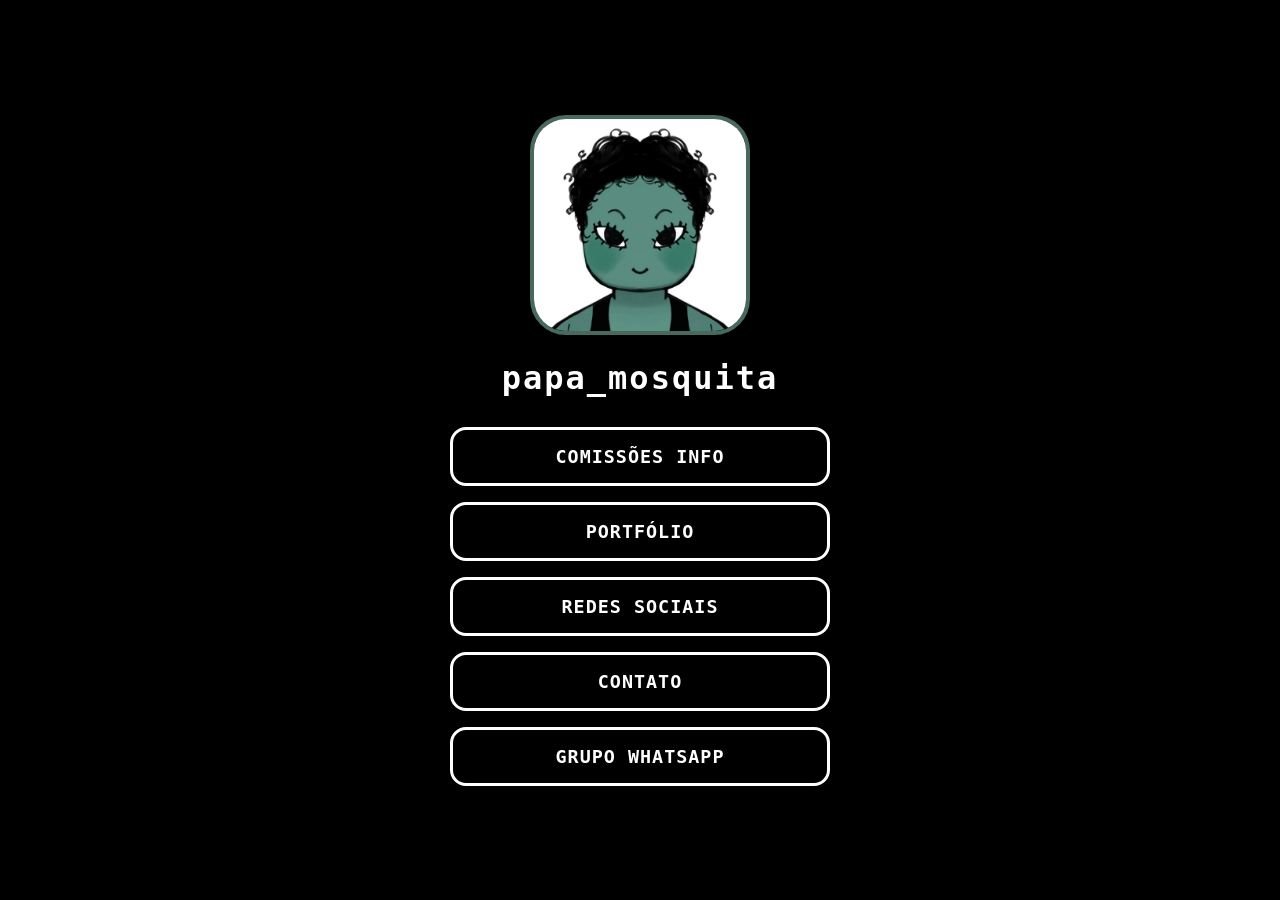
<file: index.html>
<!DOCTYPE html>
<html lang="pt-BR">
<head>
  <meta charset="UTF-8">
  <meta name="viewport" content="width=device-width, initial-scale=1.0">
  <meta http-equiv="refresh" content="0; url=html/index.html">
  <title>Papa Mosquita</title>
</head>
<body>
  <p>Redirecionando para o <a href="html/index.html">site da Mosquita</a>...</p>
</body>
</html>
</file>
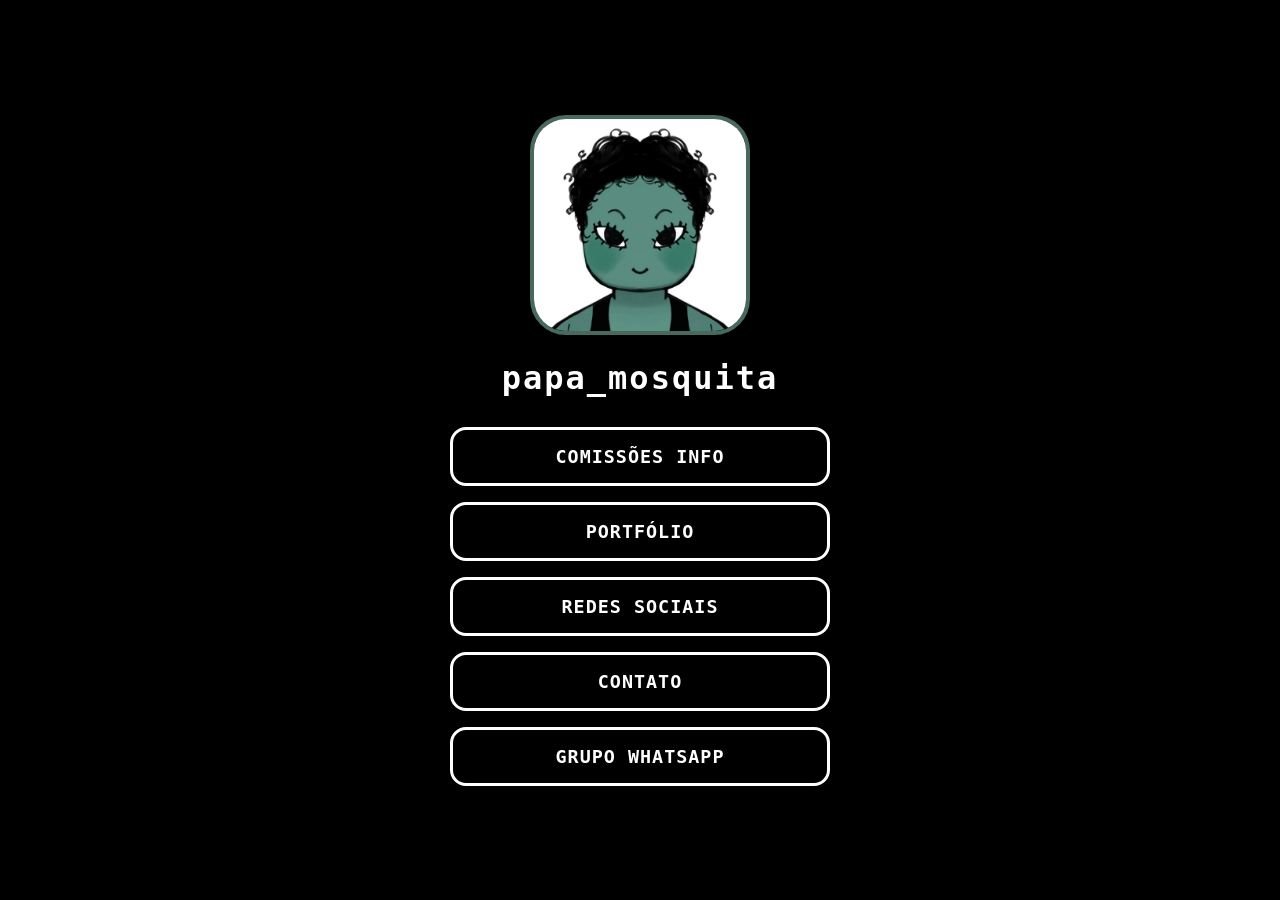
<file: html/index.html>
<!DOCTYPE html>
<html lang="pt-BR">
<head>
  <meta charset="UTF-8">
  <meta name="viewport" content="width=device-width, initial-scale=1.0">
  <title>Papa Mosquita</title>
  <link rel="stylesheet" href="../css/style.css"> 
</head>
<body>


  <main class="container">
    <a href="secret.html" class="avatar-link" title="Clique em mim!">
  <div class="avatar-container">
    <img src="../IMG/avatar.jpg" alt="PAPA_MOSQUITA Avatar" class="avatar">
  </div>
</a>

    <h1 class="username">papa_mosquita</h1>

    <div class="links-container">
      <a href="comissao.html" class="link-btn">COMISSÕES INFO</a>
      <a href="portifolio.html" class="link-btn">PORTFÓLIO</a>
      <a href="redes.html" class="link-btn">REDES SOCIAIS</a>
      <a href="contato.html" class="link-btn">CONTATO</a>
      <a href="https://whatsapp.com/channel/0029VbCVcRyLSmbX11ZKL11n" target="_blank" rel="noopener noreferrer" class="link-btn">
    GRUPO WHATSAPP</a>
    </div>

  </main>

  <script>

    const redesBtn = document.querySelector('a[href*="redes"]');

    if (redesBtn) {
      redesBtn.addEventListener('click', function(e) {
        e.preventDefault(); 
        const destination = this.href;

        document.querySelector('.container').classList.add('page-exit');

        setTimeout(() => {
          window.location.href = destination;
        }, 300);
      });
    }
  </script>

  <script>
    window.addEventListener('pageshow', function(event) {
      const container = document.querySelector('.container');
      if (container) {
        container.classList.remove('page-exit');
      }
    });

    
    document.querySelectorAll('a').forEach(link => {
      if (link.target !== '_blank' && link.getAttribute('href') && !link.getAttribute('href').startsWith('#')) {
        link.addEventListener('click', function(e) {
          e.preventDefault();
          const destination = this.href;
          
          const container = document.querySelector('.container');
          if (container) {
            container.classList.add('page-exit');
          }

          setTimeout(() => {
            window.location.href = destination;
          }, 300);
        });
      }
    });
  </script>

</body>
</html>
</file>
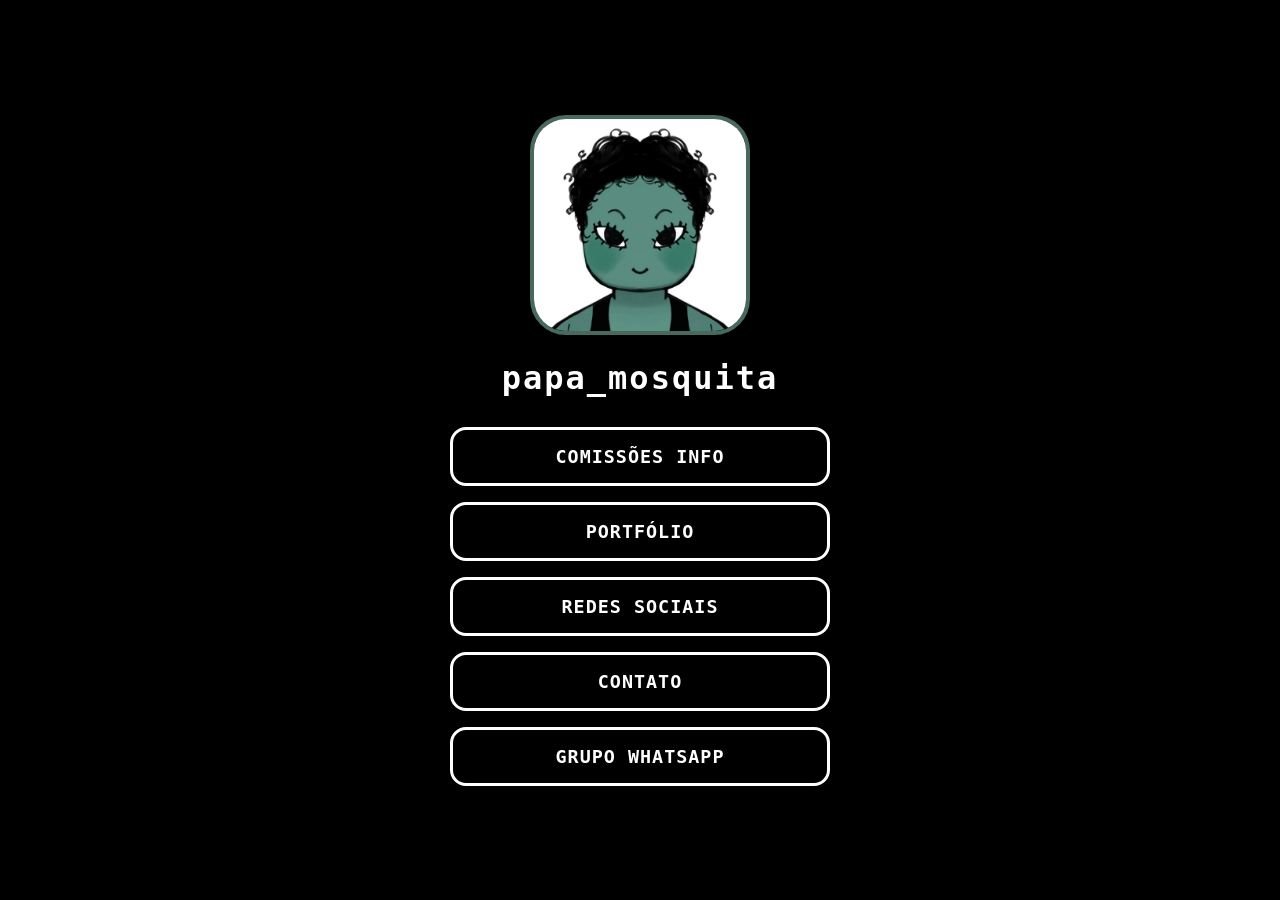
<file: Papa Mosca Site Portifólio/html/index.html>
<!DOCTYPE html>
<html lang="pt-BR">
<head>
  <meta charset="UTF-8">
  <meta name="viewport" content="width=device-width, initial-scale=1.0">
  <title>Papa Mosquita</title>
  <link rel="stylesheet" href="../css/style.css"> 
</head>
<body>


  <main class="container">
    <a href="secret.html" class="avatar-link" title="Clique em mim!">
  <div class="avatar-container">
    <img src="../IMG/avatar.jpg" alt="PAPA_MOSQUITA Avatar" class="avatar">
  </div>
</a>

    <h1 class="username">papa_mosquita</h1>

    <div class="links-container">
      <a href="comissao.html" class="link-btn">COMISSÕES INFO</a>
      <a href="portifolio.html" class="link-btn">PORTFÓLIO</a>
      <a href="redes.html" class="link-btn">REDES SOCIAIS</a>
      <a href="contato.html" class="link-btn">CONTATO</a>
      <a href="https://whatsapp.com/channel/0029VbCVcRyLSmbX11ZKL11n" target="_blank" rel="noopener noreferrer" class="link-btn">
    GRUPO WHATSAPP</a>
    </div>

  </main>

  <script>

    const redesBtn = document.querySelector('a[href*="redes"]');

    if (redesBtn) {
      redesBtn.addEventListener('click', function(e) {
        e.preventDefault(); 
        const destination = this.href;

        document.querySelector('.container').classList.add('page-exit');

        setTimeout(() => {
          window.location.href = destination;
        }, 300);
      });
    }
  </script>

  <script>
    window.addEventListener('pageshow', function(event) {
      const container = document.querySelector('.container');
      if (container) {
        container.classList.remove('page-exit');
      }
    });

    
    document.querySelectorAll('a').forEach(link => {
      if (link.target !== '_blank' && link.getAttribute('href') && !link.getAttribute('href').startsWith('#')) {
        link.addEventListener('click', function(e) {
          e.preventDefault();
          const destination = this.href;
          
          const container = document.querySelector('.container');
          if (container) {
            container.classList.add('page-exit');
          }

          setTimeout(() => {
            window.location.href = destination;
          }, 300);
        });
      }
    });
  </script>

</body>
</html>
</file>
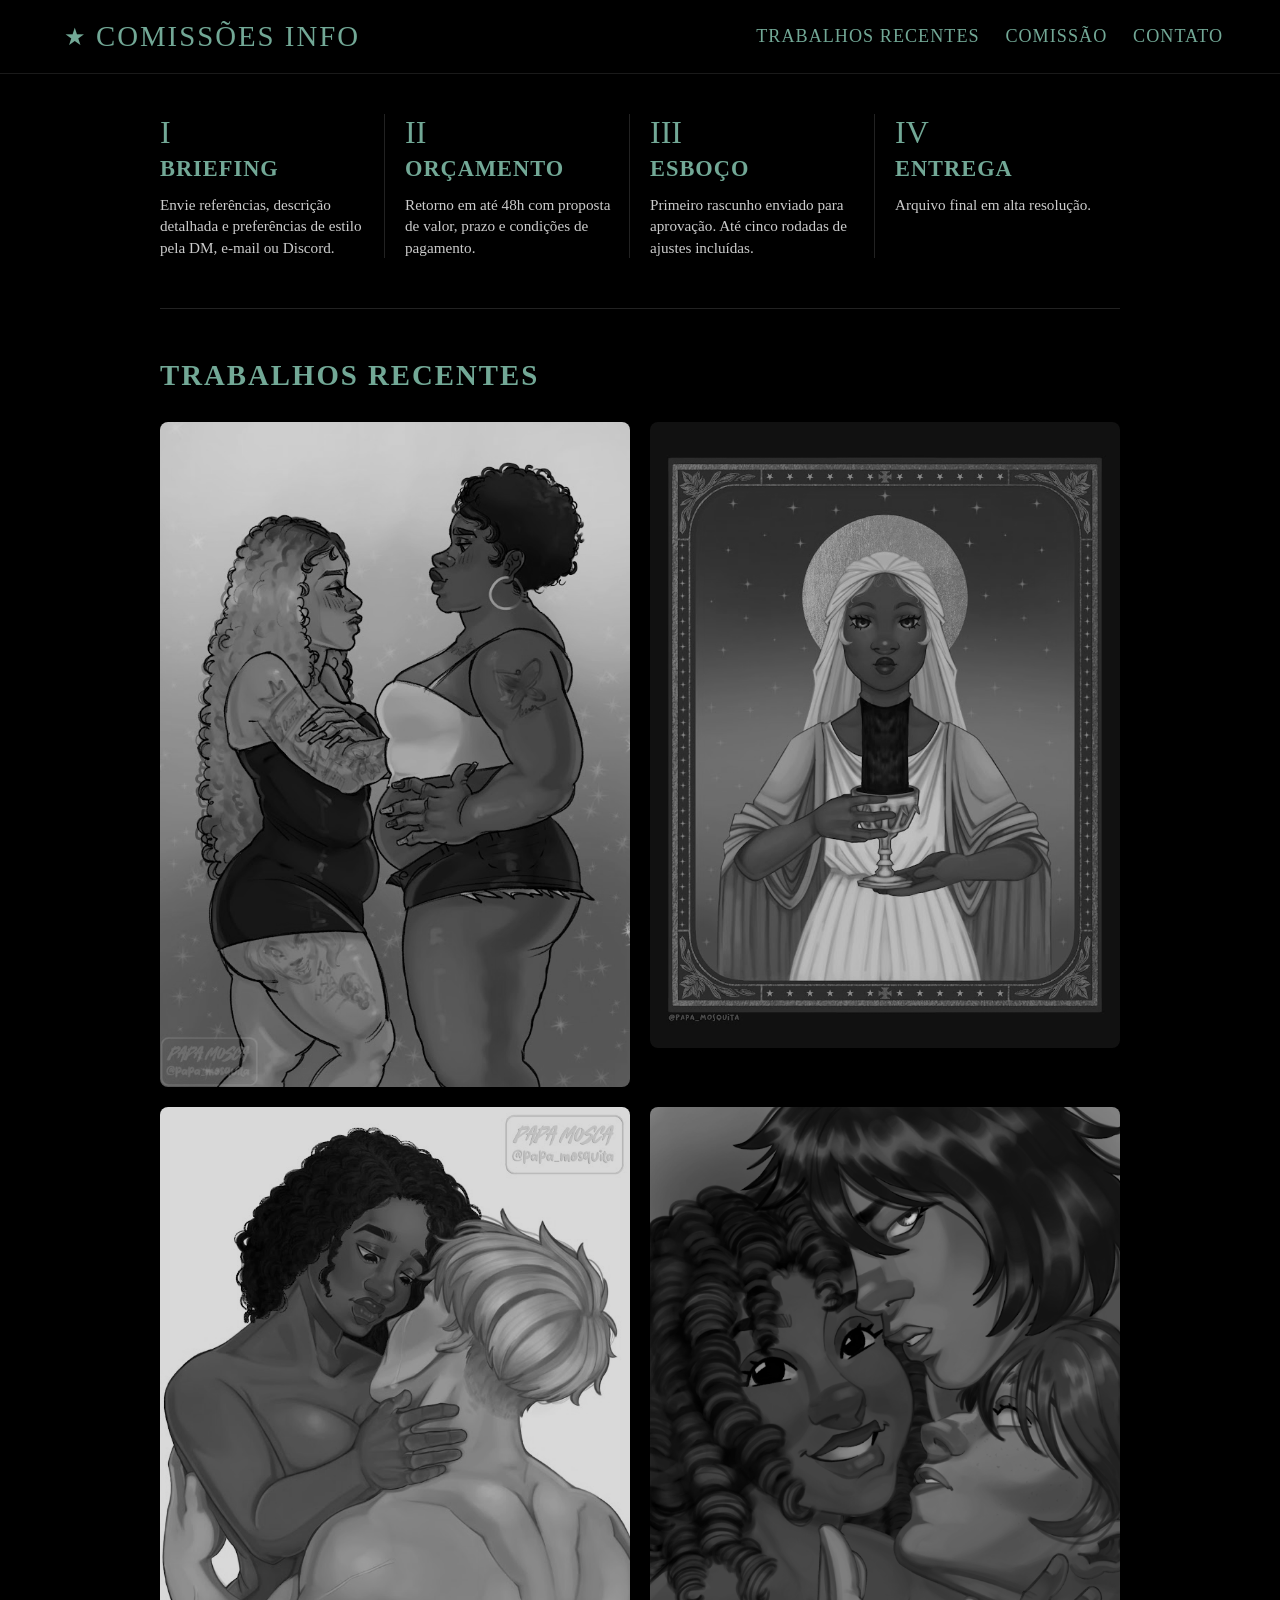
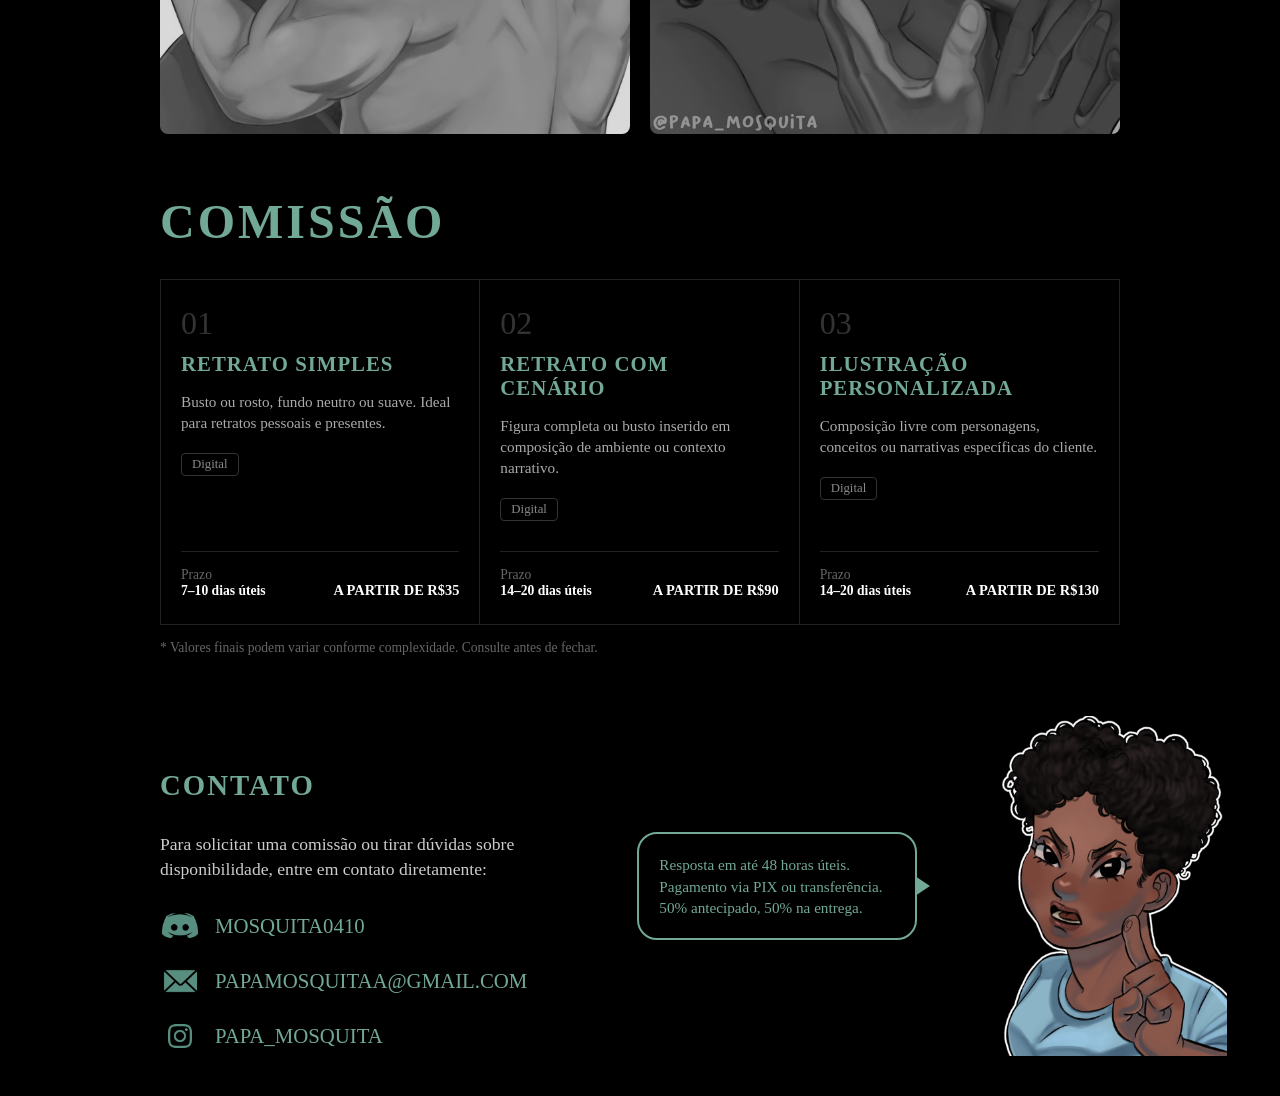
<file: html/comissao.html>
<!DOCTYPE html>
<html lang="pt-BR">
<head>
  <meta charset="UTF-8">
  <meta name="viewport" content="width=device-width, initial-scale=1.0">
  <title>Comissões Info - papa_mosquita</title>
  
  <link rel="stylesheet" href="../css/comissao.css">
</head>
<body>

  <header class="header-nav">
    <div class="logo">
      <span class="star">★</span> COMISSÕES INFO
    </div>
    <nav class="nav-links">
      <a href="#trabalhos">TRABALHOS RECENTES</a>
      <a href="#comissao">COMISSÃO</a>
      <a href="#contato">CONTATO</a>
    </nav>
  </header>

  <main class="main-container">

    <section class="etapas-grid">
      <div class="etapa-card">
        <span class="etapa-num">I</span>
        <h3 class="etapa-titulo">BRIEFING</h3>
        <p>Envie referências, descrição detalhada e preferências de estilo pela DM, e-mail ou Discord.</p>
      </div>

      <div class="etapa-card">
        <span class="etapa-num">II</span>
        <h3 class="etapa-titulo">ORÇAMENTO</h3>
        <p>Retorno em até 48h com proposta de valor, prazo e condições de pagamento.</p>
      </div>

      <div class="etapa-card">
        <span class="etapa-num">III</span>
        <h3 class="etapa-titulo">ESBOÇO</h3>
        <p>Primeiro rascunho enviado para aprovação. Até cinco rodadas de ajustes incluídas.</p>
      </div>

      <div class="etapa-card">
        <span class="etapa-num">IV</span>
        <h3 class="etapa-titulo">ENTREGA</h3>
        <p>Arquivo final em alta resolução.</p>
      </div>
    </section>

    <section id="trabalhos" class="secao-trabalhos">
      <h2 class="secao-titulo-verde">TRABALHOS RECENTES</h2>
      
      <div class="galeria-grid">
        <img src="../IMG/trabalho1.jpg" alt="Trabalho 1" class="img-grid">
        <img src="../IMG/trabalho2.jpg" alt="Trabalho 2" class="img-grid">
        <img src="../IMG/trabalho3.jpg" alt="Trabalho 3" class="img-grid">
        <img src="../IMG/trabalho4.png" alt="Trabalho 4" class="img-grid">
      </div>
    </section>

    <section id="comissao" class="secao-precos">
      <h2 class="secao-titulo-verde-grande">COMISSÃO</h2>

      <div class="cards-precos-grid">
        

        <div class="card-preco">
          <div class="card-topo">
            <span class="card-num">01</span>
            <h3>RETRATO SIMPLES</h3>
            <p class="card-desc">Busto ou rosto, fundo neutro ou suave. Ideal para retratos pessoais e presentes.</p>
            <span class="tag-digital">Digital</span>
          </div>
          <div class="card-rodape">
            <div>
              <span class="label">Prazo</span>
              <strong>7–10 dias úteis</strong>
            </div>
            <div class="valor">A PARTIR DE R$35</div>
          </div>
        </div>

        
        <div class="card-preco">
          <div class="card-topo">
            <span class="card-num">02</span>
            <h3>RETRATO COM CENÁRIO</h3>
            <p class="card-desc">Figura completa ou busto inserido em composição de ambiente ou contexto narrativo.</p>
            <span class="tag-digital">Digital</span>
          </div>
          <div class="card-rodape">
            <div>
              <span class="label">Prazo</span>
              <strong>14–20 dias úteis</strong>
            </div>
            <div class="valor">A PARTIR DE R$90</div>
          </div>
        </div>

        <!-- CARD 03 -->
        <div class="card-preco">
          <div class="card-topo">
            <span class="card-num">03</span>
            <h3>ILUSTRAÇÃO PERSONALIZADA</h3>
            <p class="card-desc">Composição livre com personagens, conceitos ou narrativas específicas do cliente.</p>
            <span class="tag-digital">Digital</span>
          </div>
          <div class="card-rodape">
            <div>
              <span class="label">Prazo</span>
              <strong>14–20 dias úteis</strong>
            </div>
            <div class="valor">A PARTIR DE R$130</div>
          </div>
        </div>

      </div>

      <p class="obs-valores">* Valores finais podem variar conforme complexidade. Consulte antes de fechar.</p>
    </section>

    <!-- SEÇÃO 4: CONTATO & BALÃO -->
    <section id="contato" class="secao-contato">
      
      <div class="contato-col-esquerda">
        <h2 class="secao-titulo-verde">CONTATO</h2>
        <p class="contato-texto">Para solicitar uma comissão ou tirar dúvidas sobre disponibilidade, entre em contato diretamente:</p>

        <div class="contatos-icones">
          <a href="https://discord.com/users/SEU_ID" target="_blank" class="contato-item">
            <img src="../IMG/discord-icon.png" alt="Discord">
            <span>MOSQUITA0410</span>
          </a>

          <a href="mailto:papamosquitaa@gmail.com" class="contato-item">
            <img src="../IMG/email.png" alt="Email">
            <span>PAPAMOSQUITAA@GMAIL.COM</span>
          </a>

          <a href="https://instagram.com/papa_mosquita" target="_blank" class="contato-item">
            <img src="../IMG/instagram.png" alt="Instagram">
            <span>PAPA_MOSQUITA</span>
          </a>
        </div>
      </div>

      <!-- DIREITA: BALÃO DE FALA + PERSONAGEM -->
      <div class="contato-col-direita">
        <div class="balao-fala">
          <p>Resposta em até 48 horas úteis.</p>
          <p>Pagamento via PIX ou transferência.</p>
          <p>50% antecipado, 50% na entrega.</p>
        </div>
        <img src="../IMG/avisos.png" alt="Personagem" class="personagem-contato">
      </div>

    </section>

  </main>


  <script>
    window.addEventListener('pageshow', function(event) {
      const container = document.querySelector('.container');
      if (container) {
        container.classList.remove('page-exit');
      }
    });

  
    document.querySelectorAll('a').forEach(link => {
      if (link.target !== '_blank' && link.getAttribute('href') && !link.getAttribute('href').startsWith('#')) {
        link.addEventListener('click', function(e) {
          e.preventDefault();
          const destination = this.href;
          
          const container = document.querySelector('.container');
          if (container) {
            container.classList.add('page-exit');
          }

          setTimeout(() => {
            window.location.href = destination;
          }, 300);
        });
      }
    });
  </script>

</body>
</html>
</file>
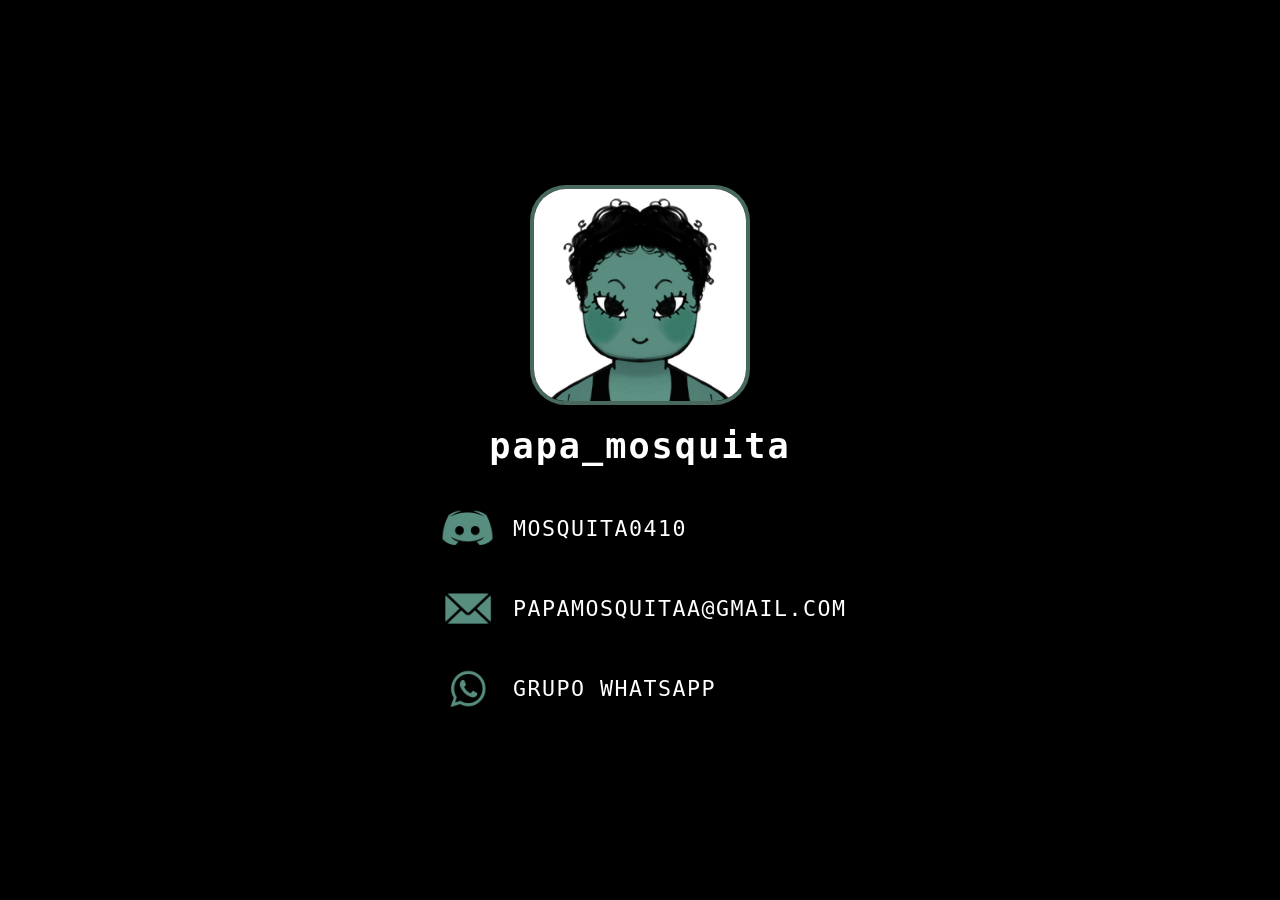
<file: html/contato.html>
<!DOCTYPE html>
<html lang="pt-BR">
<head>
  <meta charset="UTF-8">
  <meta name="viewport" content="width=device-width, initial-scale=1.0">
  <title>Contato - papa_mosquita</title>
  

  <link rel="stylesheet" href="../css/contato.css">
</head>
<body>

  <main class="contato-container">
    <a href="secret.html" class="avatar-link" title="Clique em mim!">
      <div class="avatar-container">
        <img src="../IMG/avatar.jpg" alt="PAPA_MOSQUITA Avatar" class="avatar">
      </div>
    </a>

    <h1 class="username">papa_mosquita</h1>

    <div class="contatos-lista">
      
      <a href="https://discord.com/users/mosquita0410" target="_blank" rel="noopener noreferrer" class="contato-row">
        <img src="../IMG/discord-icon.png" alt="Discord" class="contato-icon">
        <span class="contato-text">MOSQUITA0410</span>
      </a>

      <a href="mailto:papamosquitaa@gmail.com" class="contato-row">
        <img src="../IMG/email.png" alt="E-mail" class="contato-icon">
        <span class="contato-text">papamosquitaa@GMAIL.COM</span>
      </a>

      <a href="https://whatsapp.com/channel/0029VbCVcRyLSmbX11ZKL11n" target="_blank" rel="noopener noreferrer" class="contato-row">
        <img src="../IMG/whatsapp.png" alt="WhatsApp" class="contato-icon">
        <span class="contato-text">GRUPO WHATSAPP</span>
      </a>

    </div>
  </main>

  <script>
    
    window.addEventListener('pageshow', function(event) {
      const container = document.querySelector('.container');
      if (container) {
        container.classList.remove('page-exit');
      }
    });

    document.querySelectorAll('a').forEach(link => {
      if (link.target !== '_blank' && link.getAttribute('href') && !link.getAttribute('href').startsWith('#')) {
        link.addEventListener('click', function(e) {
          e.preventDefault();
          const destination = this.href;
          
          const container = document.querySelector('.container');
          if (container) {
            container.classList.add('page-exit');
          }

          setTimeout(() => {
            window.location.href = destination;
          }, 300);
        });
      }
    });
  </script>

</body>
</html>
</file>
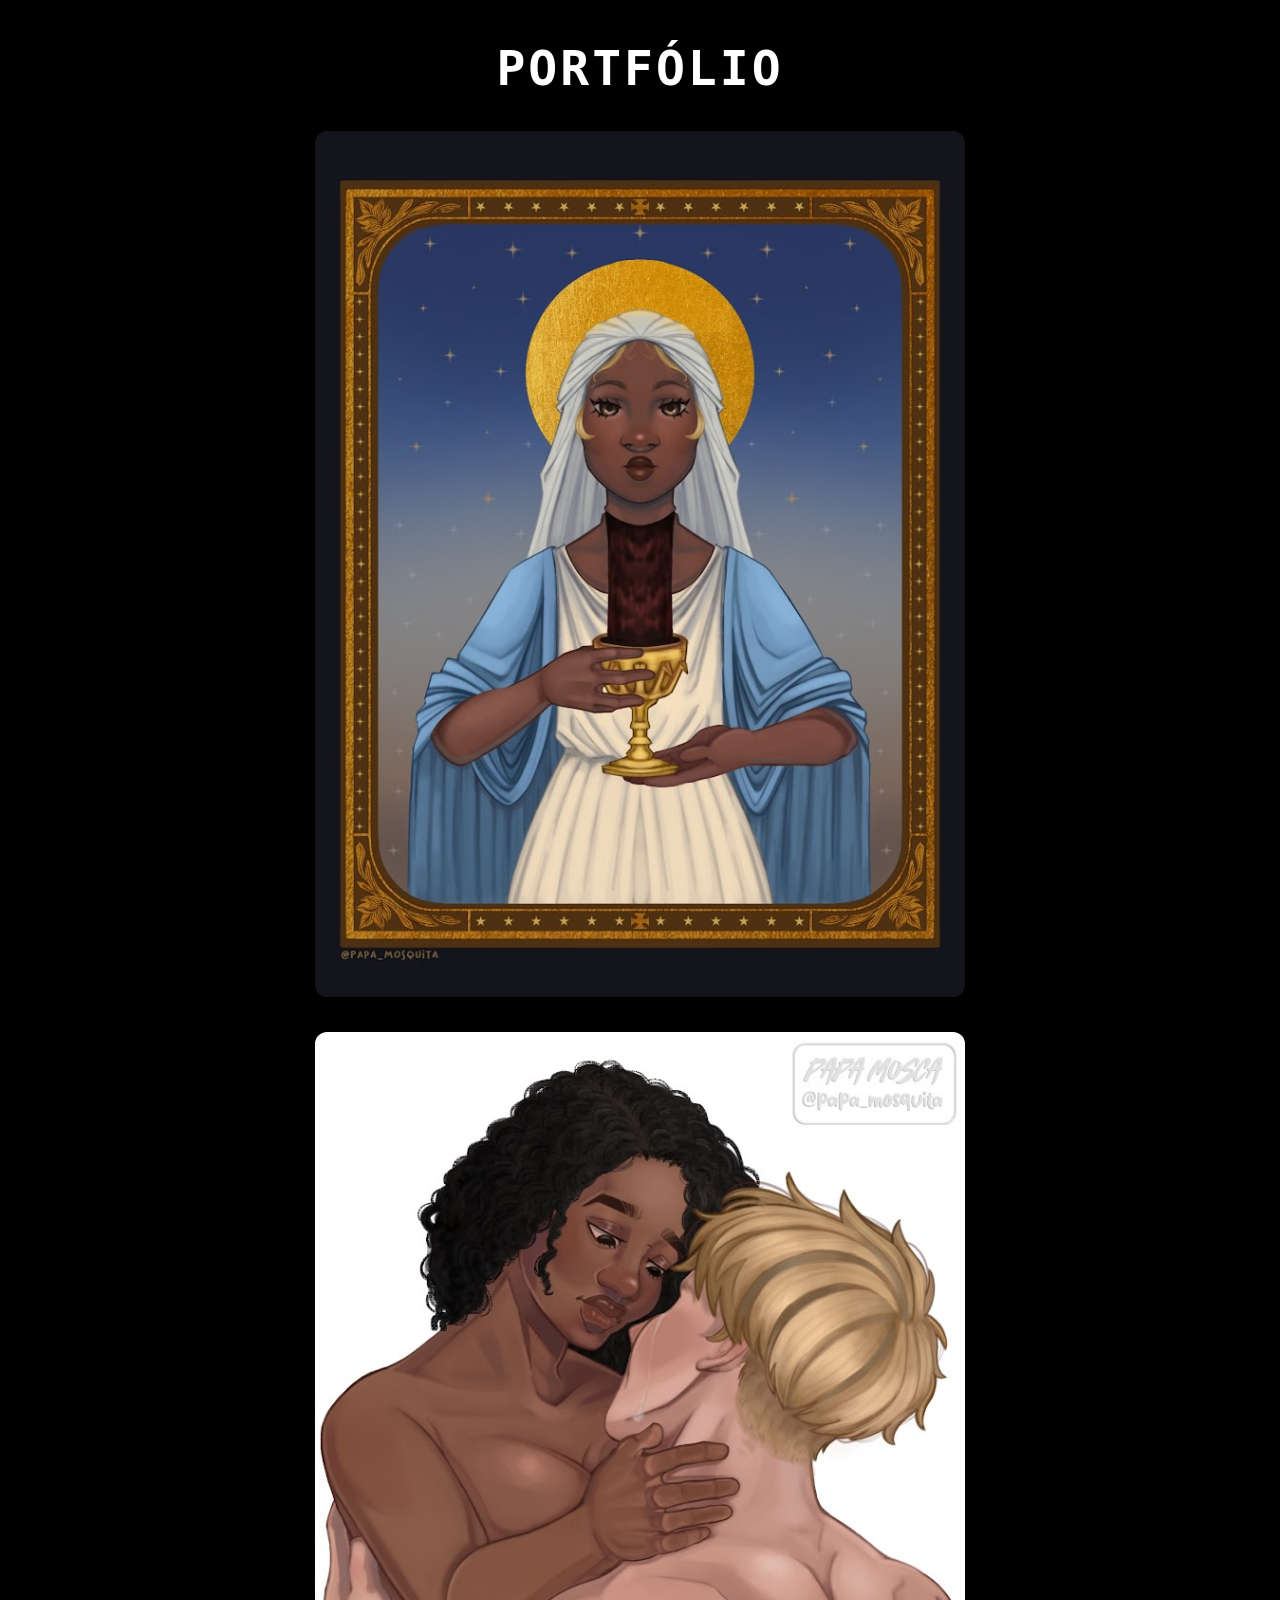
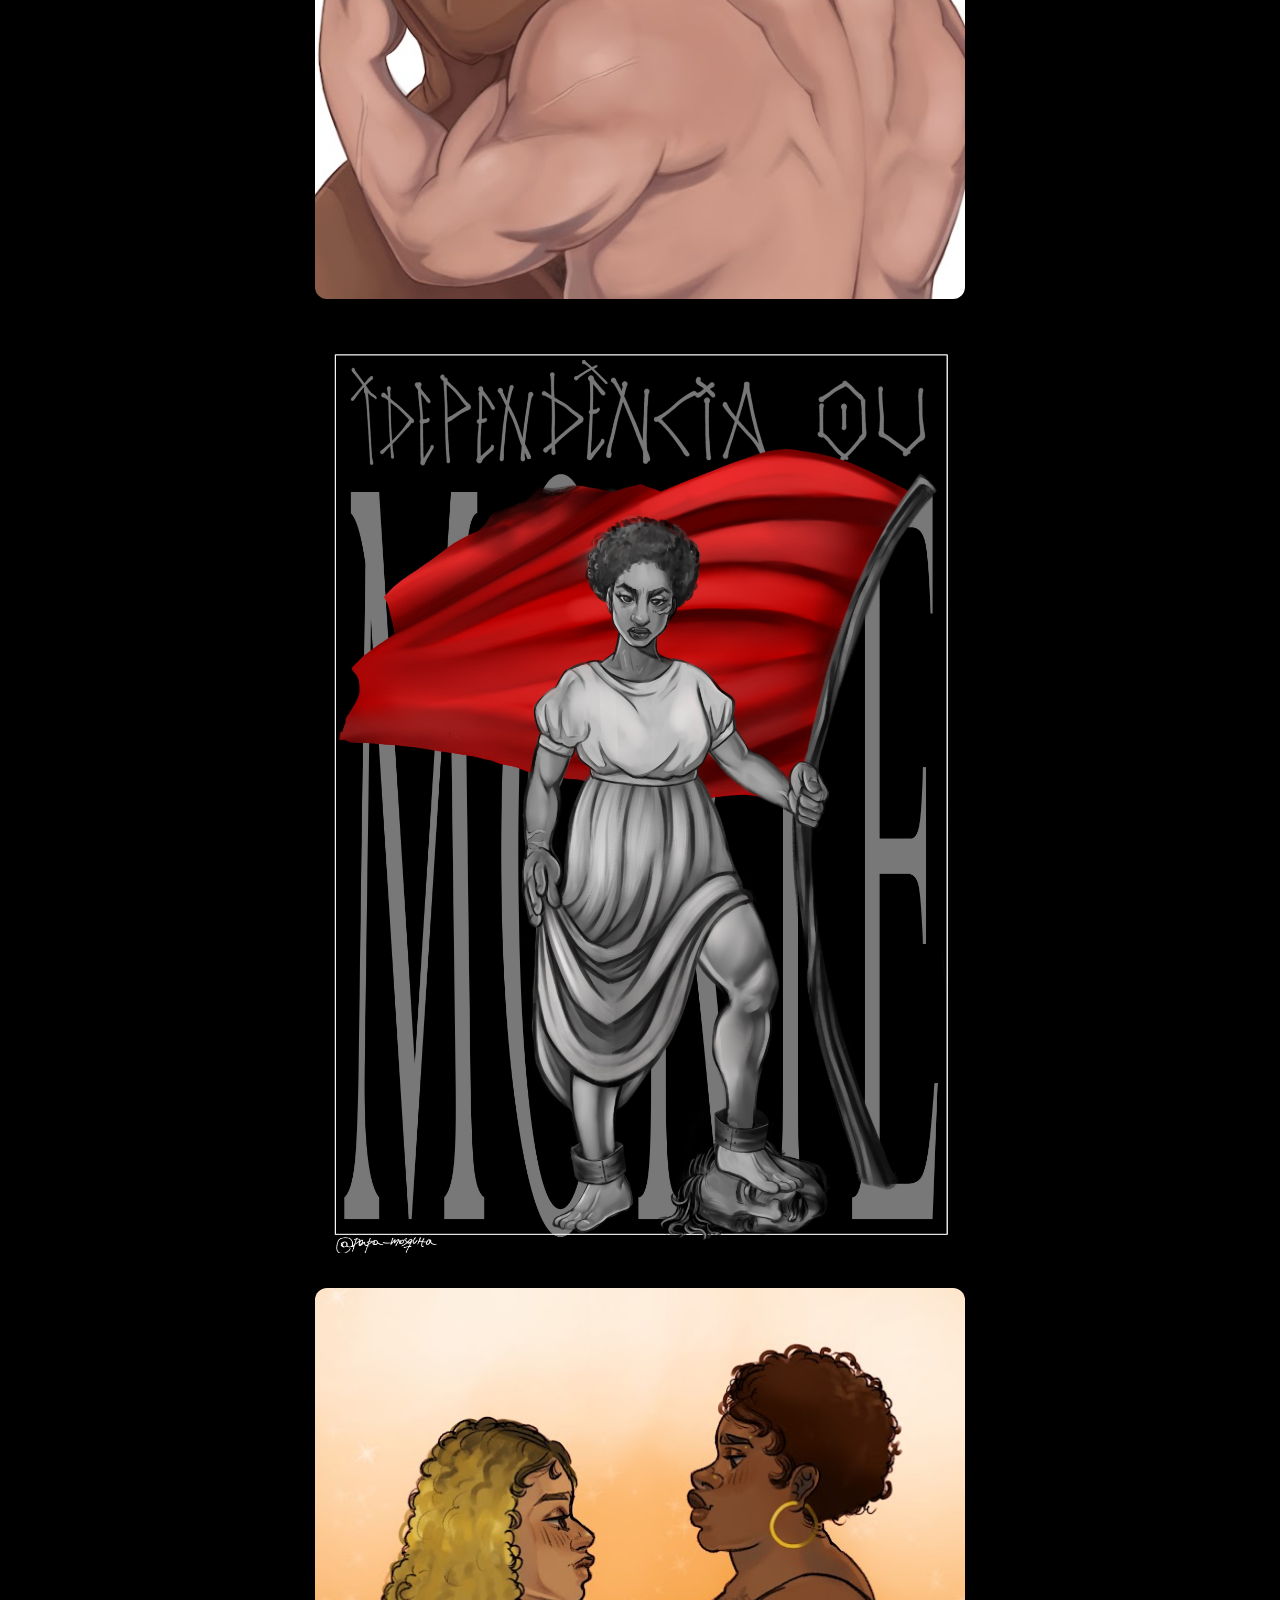
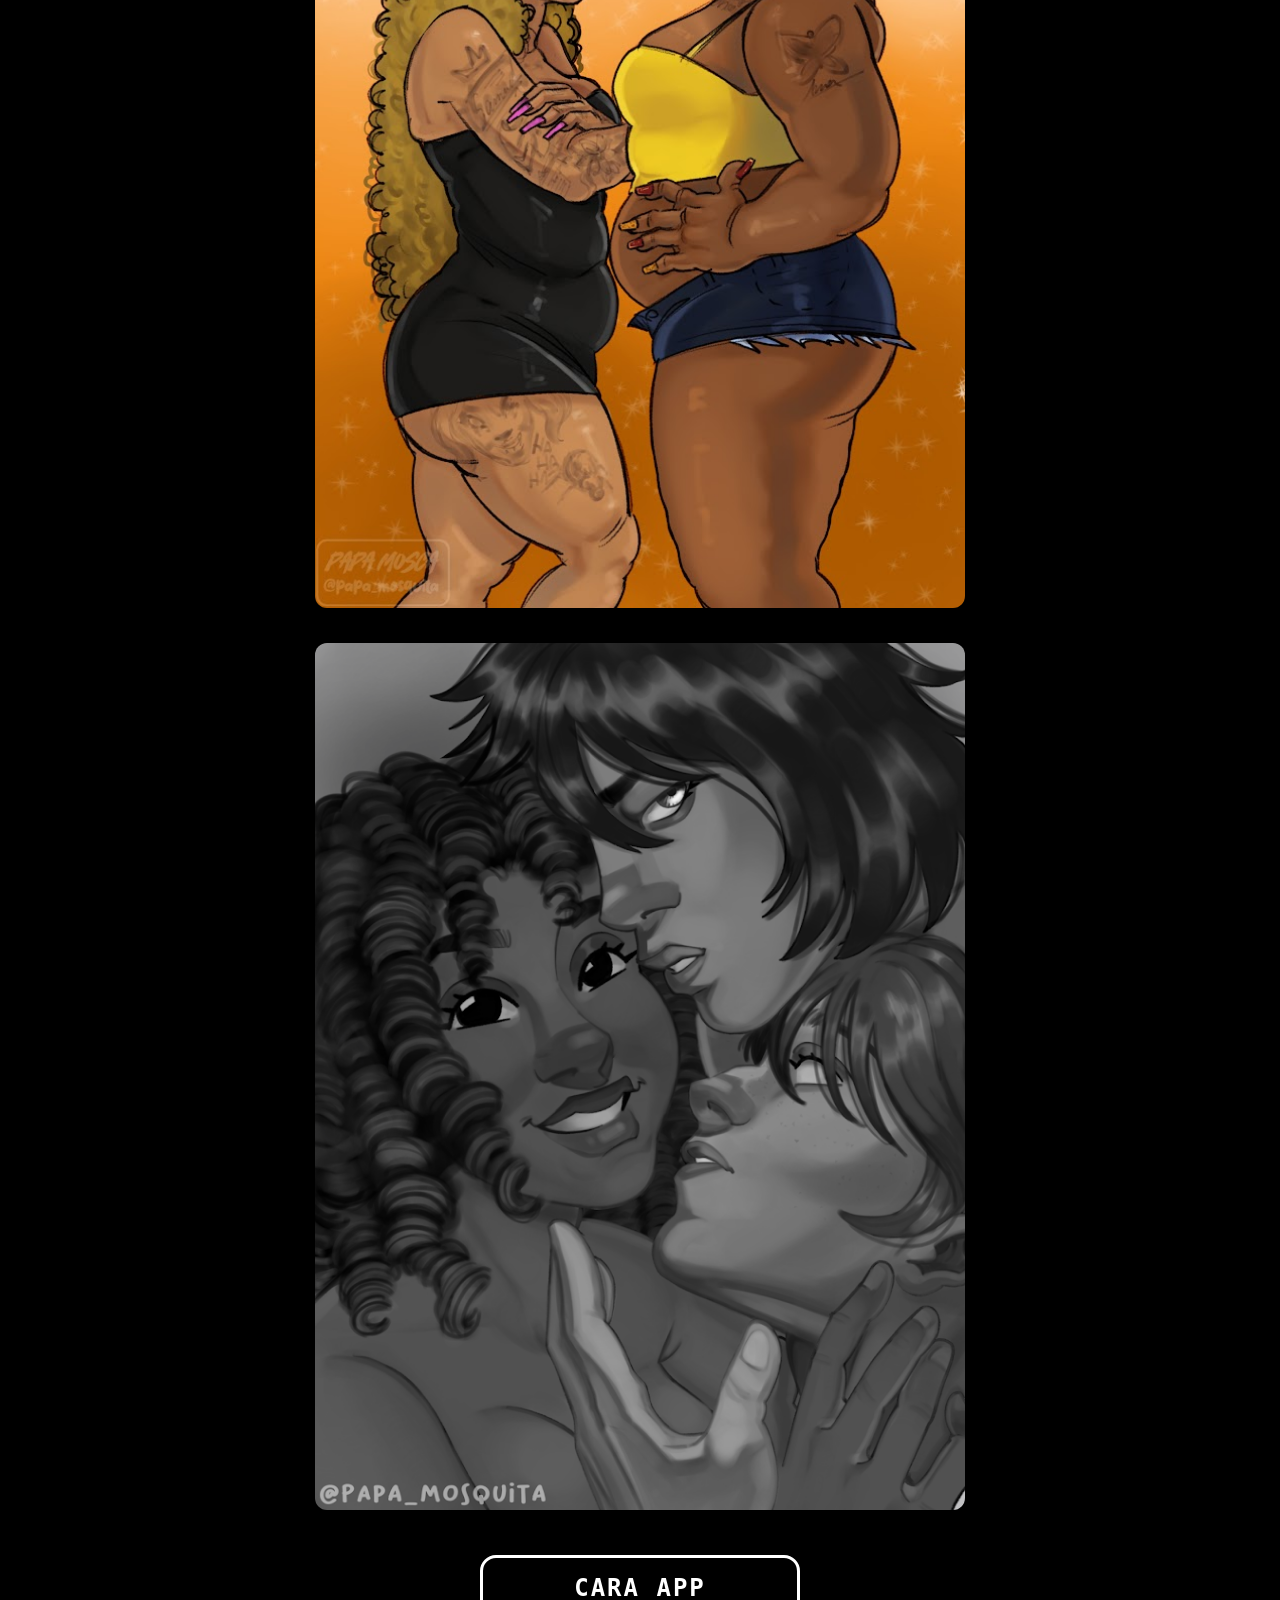
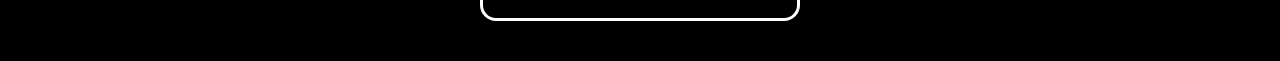
<file: html/portifolio.html>
<!DOCTYPE html>
<html lang="pt-BR">
<head>
  <meta charset="UTF-8">
  <meta name="viewport" content="width=device-width, initial-scale=1.0">
  <title>Portfólio - papa_mosquita</title>
  
  <link rel="stylesheet" type="text/css" href="https://fonts.googleapis.com/css?family=Bubblegum+Sans" />
 
  <link rel="stylesheet" href="../css/portifolio.css">
</head>
<body>

  <main class="portfolio-container">
    <h1 class="portfolio-title">PORTFÓLIO</h1>

    
    <div class="galeria-portfolio">
      <img src="../IMG/trabalho2.jpg" alt="Ilustração 2" class="img-art">
      <img src="../IMG/trabalho3.jpg" alt="Ilustração 3" class="img-art">
      <img src="../IMG/trabalho5.jpg" alt="Ilustração 5" class="img-art">
      <img src="../IMG/trabalho1.jpg" alt="Ilustração 1" class="img-art">
      <img src="../IMG/trabalho4.png" alt="Ilustração 4" class="img-art">
    </div>

    
    <div class="links-portfolio">
      <a href="https://cara.app/papamosquita" target="_blank" rel="noopener noreferrer" class="cara-btn">
        CARA APP
      </a>
    </div>
  </main>

  <script>
    window.addEventListener('pageshow', function(event) {
      const container = document.querySelector('.container');
      if (container) {
        container.classList.remove('page-exit');
      }
    });


    document.querySelectorAll('a').forEach(link => {
      if (link.target !== '_blank' && link.getAttribute('href') && !link.getAttribute('href').startsWith('#')) {
        link.addEventListener('click', function(e) {
          e.preventDefault();
          const destination = this.href;
          
          const container = document.querySelector('.container');
          if (container) {
            container.classList.add('page-exit');
          }

          setTimeout(() => {
            window.location.href = destination;
          }, 300);
        });
      }
    });
  </script>

</body>
</html>
</file>
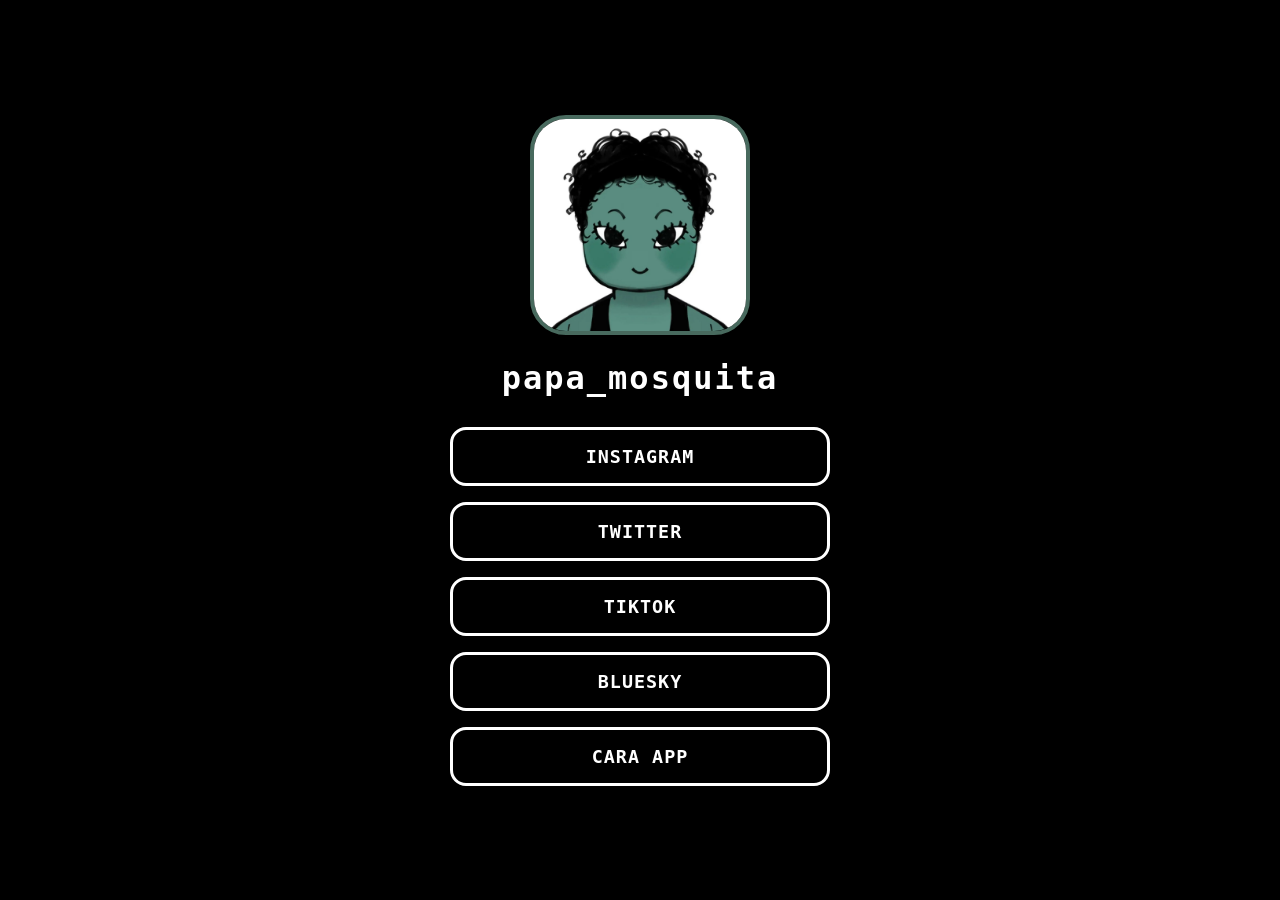
<file: html/redes.html>
<!DOCTYPE html>
<html lang="pt-BR">
<head>
  <meta charset="UTF-8">
  <meta name="viewport" content="width=device-width, initial-scale=1.0">
  <title>Redes Sociais - papa_mosquita</title>

  <link rel="stylesheet" href="../css/style.css"> 
</head>
<body>

  <main class="container">
  
    <a href="secret.html" class="avatar-link" title="Clique em mim!">
      <div class="avatar-container">
        <img src="../IMG/avatar.jpg" alt="PAPA_MOSQUITA Avatar" class="avatar">
      </div>
    </a>

    <h1 class="username">papa_mosquita</h1>

    <div class="links-container">
      <a href="https://www.instagram.com/papa_mosquita/" target="_blank" rel="noopener noreferrer" class="link-btn">INSTAGRAM</a>
      <a href="https://x.com/papa_mosquita" target="_blank" rel="noopener noreferrer" class="link-btn">TWITTER</a>
      <a href="https://www.tiktok.com/@papa_mosquita" target="_blank" rel="noopener noreferrer" class="link-btn">TIKTOK</a>
      <a href="https://bsky.app/profile/papamosca.bsky.social" target="_blank" rel="noopener noreferrer" class="link-btn">BLUESKY</a>
      <a href="https://cara.app/papamosquita" target="_blank" rel="noopener noreferrer" class="link-btn">CARA APP</a>
      
    </div>
  </main>

  <script>
    window.addEventListener('pageshow', function(event) {
      const container = document.querySelector('.container');
      if (container) {
        container.classList.remove('page-exit');
      }
    });

    document.querySelectorAll('a').forEach(link => {
      if (link.target !== '_blank' && link.getAttribute('href') && !link.getAttribute('href').startsWith('#')) {
        link.addEventListener('click', function(e) {
          e.preventDefault();
          const destination = this.href;
          
          const container = document.querySelector('.container');
          if (container) {
            container.classList.add('page-exit');
          }

          setTimeout(() => {
            window.location.href = destination;
          }, 300);
        });
      }
    });
  </script>

</body>
</html>
</file>
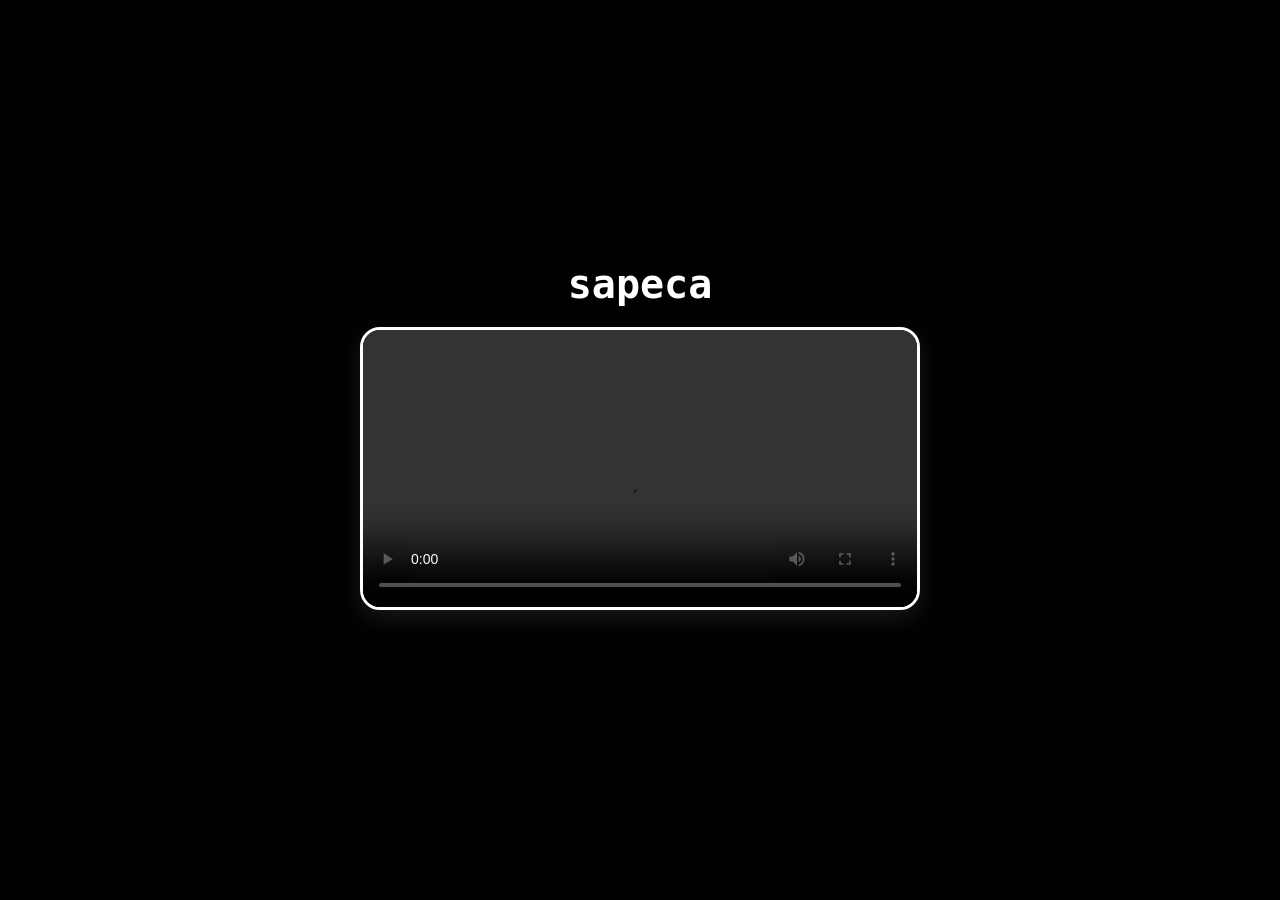
<file: html/secret.html>
<!DOCTYPE html>
<html lang="pt-BR">
<head>
  <meta charset="UTF-8">
  <meta name="viewport" content="width=device-width, initial-scale=1.0">
  <title>Sorpresa! - oaoa_mosquita</title>
  
  <link rel="stylesheet" type="text/css" href="https://fonts.googleapis.com/css?family=Bubblegum+Sans" />
  <link rel="stylesheet" href="../css/style.css">
</head>
<body>

  <main class="secret-container">
    <h1 class="secret-title">sapeca</h1>
    
    <div class="video-wrapper">
      <video controls autoplay loop class="secret-video">
        <source src="../IMG/meu-video.mp4" type="video/mp4">
    
      </video>
    </div>

  </main>

  <script>
    window.addEventListener('pageshow', function(event) {
      const container = document.querySelector('.container');
      if (container) {
        container.classList.remove('page-exit');
      }
    });

    document.querySelectorAll('a').forEach(link => {
      if (link.target !== '_blank' && link.getAttribute('href') && !link.getAttribute('href').startsWith('#')) {
        link.addEventListener('click', function(e) {
          e.preventDefault();
          const destination = this.href;
          
          const container = document.querySelector('.container');
          if (container) {
            container.classList.add('page-exit');
          }

          setTimeout(() => {
            window.location.href = destination;
          }, 300);
        });
      }
    });
  </script>

</body>
</html>
</file>
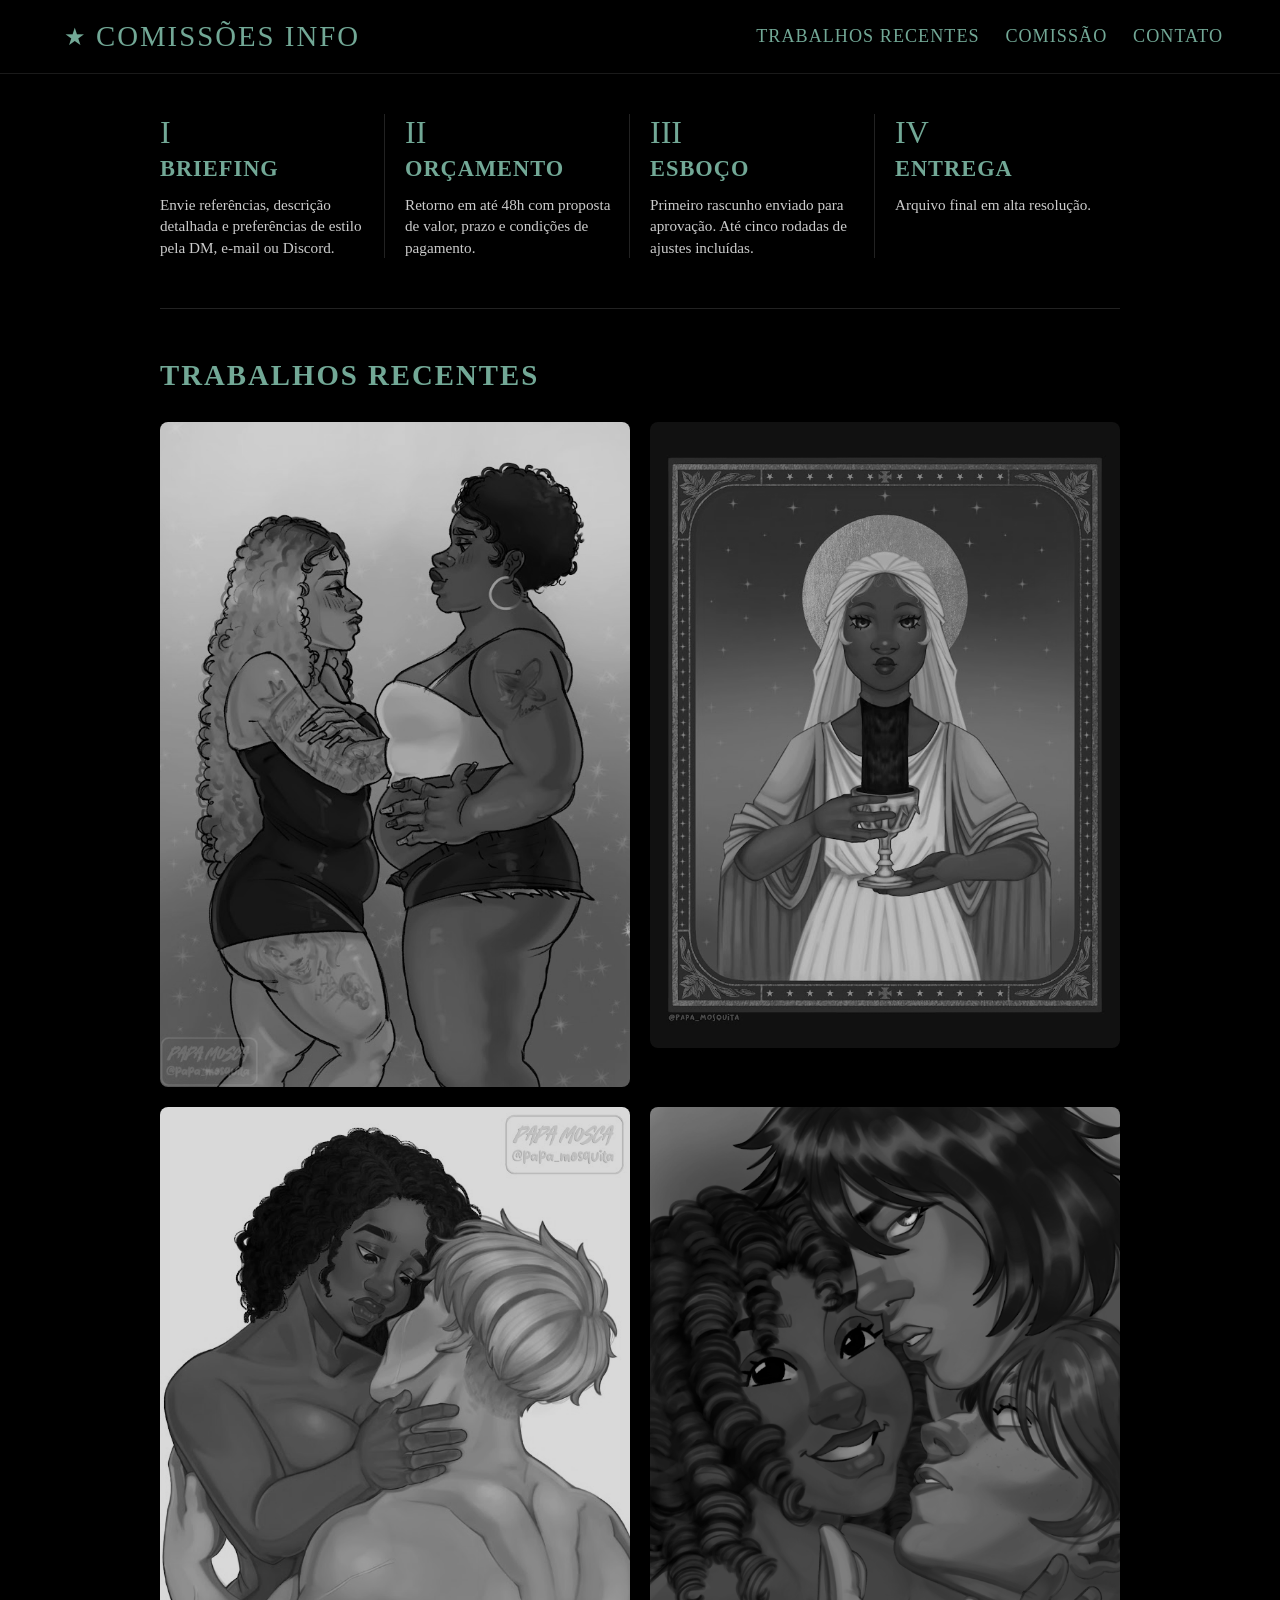
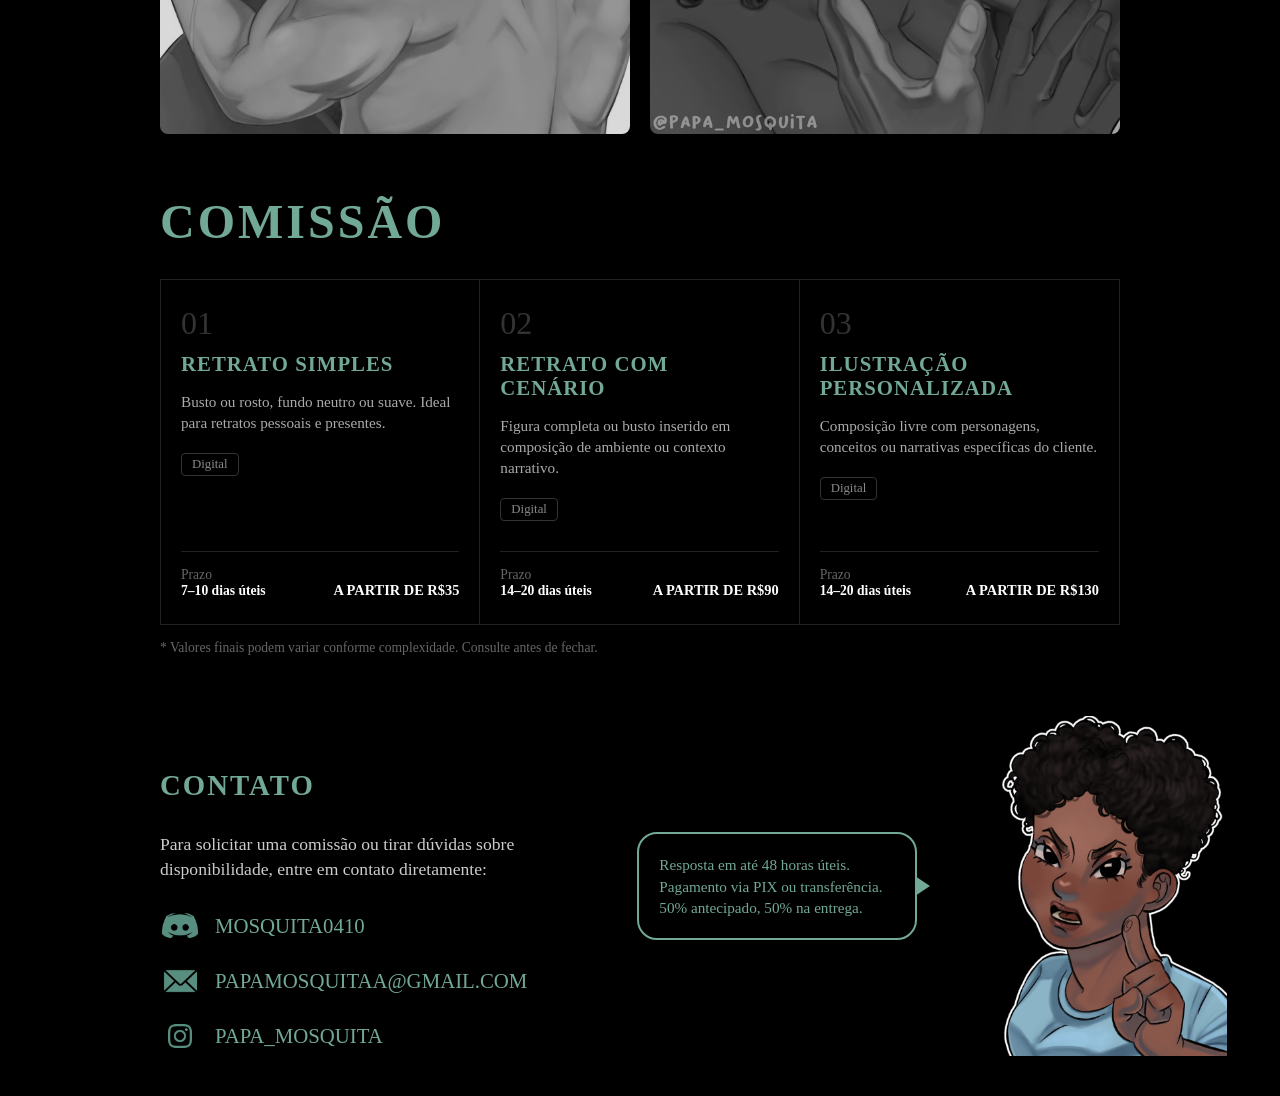
<file: Papa Mosca Site Portifólio/html/comissao.html>
<!DOCTYPE html>
<html lang="pt-BR">
<head>
  <meta charset="UTF-8">
  <meta name="viewport" content="width=device-width, initial-scale=1.0">
  <title>Comissões Info - papa_mosquita</title>
  
  <link rel="stylesheet" href="../css/comissao.css">
</head>
<body>

  <header class="header-nav">
    <div class="logo">
      <span class="star">★</span> COMISSÕES INFO
    </div>
    <nav class="nav-links">
      <a href="#trabalhos">TRABALHOS RECENTES</a>
      <a href="#comissao">COMISSÃO</a>
      <a href="#contato">CONTATO</a>
    </nav>
  </header>

  <main class="main-container">

    <section class="etapas-grid">
      <div class="etapa-card">
        <span class="etapa-num">I</span>
        <h3 class="etapa-titulo">BRIEFING</h3>
        <p>Envie referências, descrição detalhada e preferências de estilo pela DM, e-mail ou Discord.</p>
      </div>

      <div class="etapa-card">
        <span class="etapa-num">II</span>
        <h3 class="etapa-titulo">ORÇAMENTO</h3>
        <p>Retorno em até 48h com proposta de valor, prazo e condições de pagamento.</p>
      </div>

      <div class="etapa-card">
        <span class="etapa-num">III</span>
        <h3 class="etapa-titulo">ESBOÇO</h3>
        <p>Primeiro rascunho enviado para aprovação. Até cinco rodadas de ajustes incluídas.</p>
      </div>

      <div class="etapa-card">
        <span class="etapa-num">IV</span>
        <h3 class="etapa-titulo">ENTREGA</h3>
        <p>Arquivo final em alta resolução.</p>
      </div>
    </section>

    <section id="trabalhos" class="secao-trabalhos">
      <h2 class="secao-titulo-verde">TRABALHOS RECENTES</h2>
      
      <div class="galeria-grid">
        <img src="../IMG/trabalho1.jpg" alt="Trabalho 1" class="img-grid">
        <img src="../IMG/trabalho2.jpg" alt="Trabalho 2" class="img-grid">
        <img src="../IMG/trabalho3.jpg" alt="Trabalho 3" class="img-grid">
        <img src="../IMG/trabalho4.png" alt="Trabalho 4" class="img-grid">
      </div>
    </section>

    <section id="comissao" class="secao-precos">
      <h2 class="secao-titulo-verde-grande">COMISSÃO</h2>

      <div class="cards-precos-grid">
        

        <div class="card-preco">
          <div class="card-topo">
            <span class="card-num">01</span>
            <h3>RETRATO SIMPLES</h3>
            <p class="card-desc">Busto ou rosto, fundo neutro ou suave. Ideal para retratos pessoais e presentes.</p>
            <span class="tag-digital">Digital</span>
          </div>
          <div class="card-rodape">
            <div>
              <span class="label">Prazo</span>
              <strong>7–10 dias úteis</strong>
            </div>
            <div class="valor">A PARTIR DE R$35</div>
          </div>
        </div>

        
        <div class="card-preco">
          <div class="card-topo">
            <span class="card-num">02</span>
            <h3>RETRATO COM CENÁRIO</h3>
            <p class="card-desc">Figura completa ou busto inserido em composição de ambiente ou contexto narrativo.</p>
            <span class="tag-digital">Digital</span>
          </div>
          <div class="card-rodape">
            <div>
              <span class="label">Prazo</span>
              <strong>14–20 dias úteis</strong>
            </div>
            <div class="valor">A PARTIR DE R$90</div>
          </div>
        </div>

        <!-- CARD 03 -->
        <div class="card-preco">
          <div class="card-topo">
            <span class="card-num">03</span>
            <h3>ILUSTRAÇÃO PERSONALIZADA</h3>
            <p class="card-desc">Composição livre com personagens, conceitos ou narrativas específicas do cliente.</p>
            <span class="tag-digital">Digital</span>
          </div>
          <div class="card-rodape">
            <div>
              <span class="label">Prazo</span>
              <strong>14–20 dias úteis</strong>
            </div>
            <div class="valor">A PARTIR DE R$130</div>
          </div>
        </div>

      </div>

      <p class="obs-valores">* Valores finais podem variar conforme complexidade. Consulte antes de fechar.</p>
    </section>

    <!-- SEÇÃO 4: CONTATO & BALÃO -->
    <section id="contato" class="secao-contato">
      
      <div class="contato-col-esquerda">
        <h2 class="secao-titulo-verde">CONTATO</h2>
        <p class="contato-texto">Para solicitar uma comissão ou tirar dúvidas sobre disponibilidade, entre em contato diretamente:</p>

        <div class="contatos-icones">
          <a href="https://discord.com/users/SEU_ID" target="_blank" class="contato-item">
            <img src="../IMG/discord-icon.png" alt="Discord">
            <span>MOSQUITA0410</span>
          </a>

          <a href="mailto:papamosquitaa@gmail.com" class="contato-item">
            <img src="../IMG/email.png" alt="Email">
            <span>PAPAMOSQUITAA@GMAIL.COM</span>
          </a>

          <a href="https://instagram.com/papa_mosquita" target="_blank" class="contato-item">
            <img src="../IMG/instagram.png" alt="Instagram">
            <span>PAPA_MOSQUITA</span>
          </a>
        </div>
      </div>

      <!-- DIREITA: BALÃO DE FALA + PERSONAGEM -->
      <div class="contato-col-direita">
        <div class="balao-fala">
          <p>Resposta em até 48 horas úteis.</p>
          <p>Pagamento via PIX ou transferência.</p>
          <p>50% antecipado, 50% na entrega.</p>
        </div>
        <img src="../IMG/avisos.png" alt="Personagem" class="personagem-contato">
      </div>

    </section>

  </main>


  <script>
    window.addEventListener('pageshow', function(event) {
      const container = document.querySelector('.container');
      if (container) {
        container.classList.remove('page-exit');
      }
    });

  
    document.querySelectorAll('a').forEach(link => {
      if (link.target !== '_blank' && link.getAttribute('href') && !link.getAttribute('href').startsWith('#')) {
        link.addEventListener('click', function(e) {
          e.preventDefault();
          const destination = this.href;
          
          const container = document.querySelector('.container');
          if (container) {
            container.classList.add('page-exit');
          }

          setTimeout(() => {
            window.location.href = destination;
          }, 300);
        });
      }
    });
  </script>

</body>
</html>
</file>
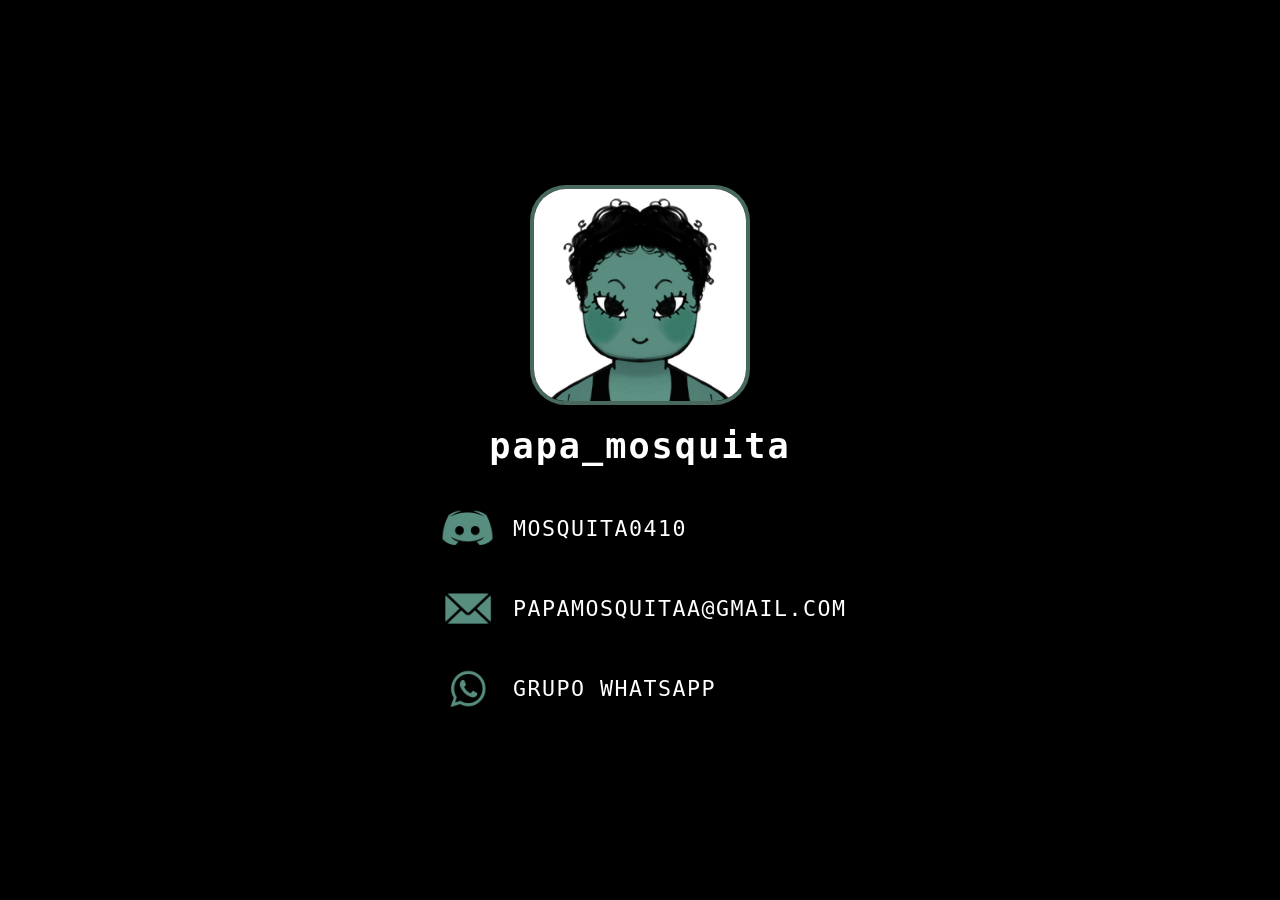
<file: Papa Mosca Site Portifólio/html/contato.html>
<!DOCTYPE html>
<html lang="pt-BR">
<head>
  <meta charset="UTF-8">
  <meta name="viewport" content="width=device-width, initial-scale=1.0">
  <title>Contato - papa_mosquita</title>
  

  <link rel="stylesheet" href="../css/contato.css">
</head>
<body>

  <main class="contato-container">
    <a href="secret.html" class="avatar-link" title="Clique em mim!">
      <div class="avatar-container">
        <img src="../IMG/avatar.jpg" alt="PAPA_MOSQUITA Avatar" class="avatar">
      </div>
    </a>

    <h1 class="username">papa_mosquita</h1>

    <div class="contatos-lista">
      
      <a href="https://discord.com/users/mosquita0410" target="_blank" rel="noopener noreferrer" class="contato-row">
        <img src="../IMG/discord-icon.png" alt="Discord" class="contato-icon">
        <span class="contato-text">MOSQUITA0410</span>
      </a>

      <a href="mailto:papamosquitaa@gmail.com" class="contato-row">
        <img src="../IMG/email.png" alt="E-mail" class="contato-icon">
        <span class="contato-text">papamosquitaa@GMAIL.COM</span>
      </a>

      <a href="https://whatsapp.com/channel/0029VbCVcRyLSmbX11ZKL11n" target="_blank" rel="noopener noreferrer" class="contato-row">
        <img src="../IMG/whatsapp.png" alt="WhatsApp" class="contato-icon">
        <span class="contato-text">GRUPO WHATSAPP</span>
      </a>

    </div>
  </main>

  <script>
    
    window.addEventListener('pageshow', function(event) {
      const container = document.querySelector('.container');
      if (container) {
        container.classList.remove('page-exit');
      }
    });

    document.querySelectorAll('a').forEach(link => {
      if (link.target !== '_blank' && link.getAttribute('href') && !link.getAttribute('href').startsWith('#')) {
        link.addEventListener('click', function(e) {
          e.preventDefault();
          const destination = this.href;
          
          const container = document.querySelector('.container');
          if (container) {
            container.classList.add('page-exit');
          }

          setTimeout(() => {
            window.location.href = destination;
          }, 300);
        });
      }
    });
  </script>

</body>
</html>
</file>
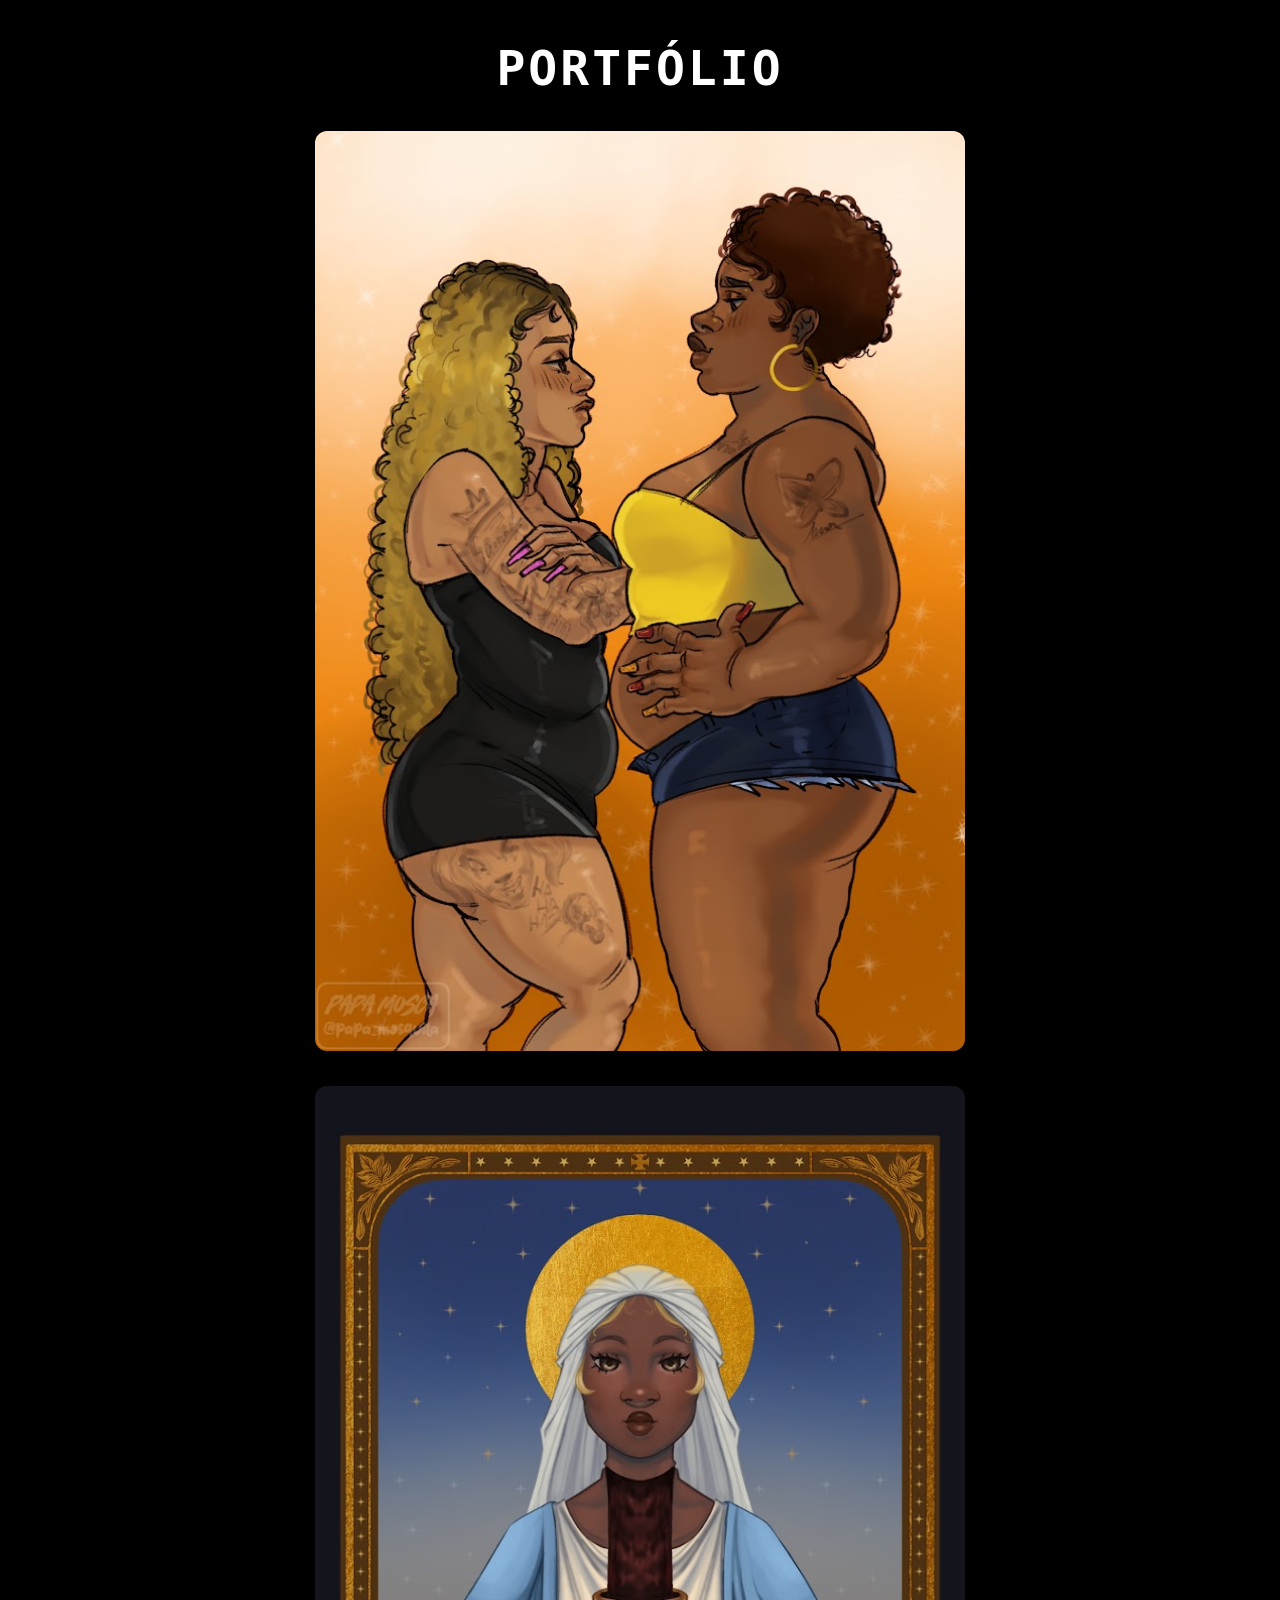
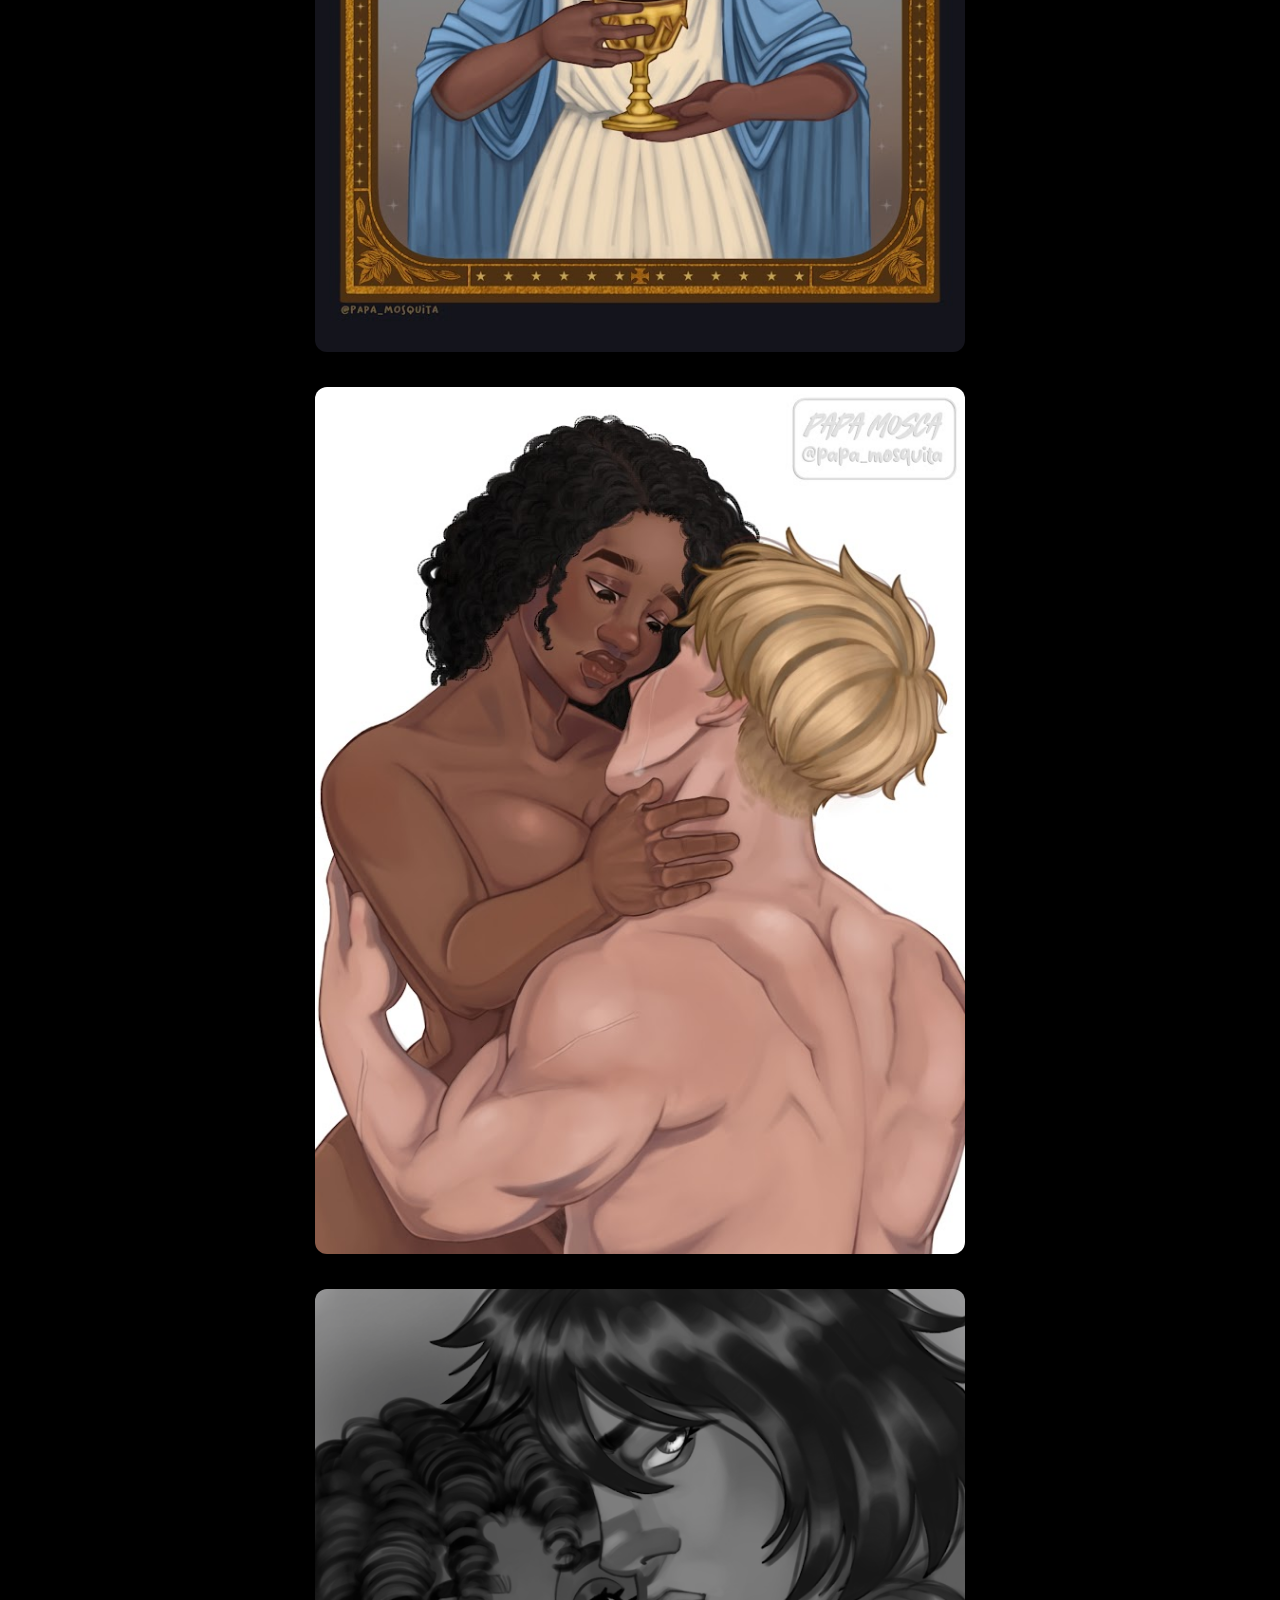
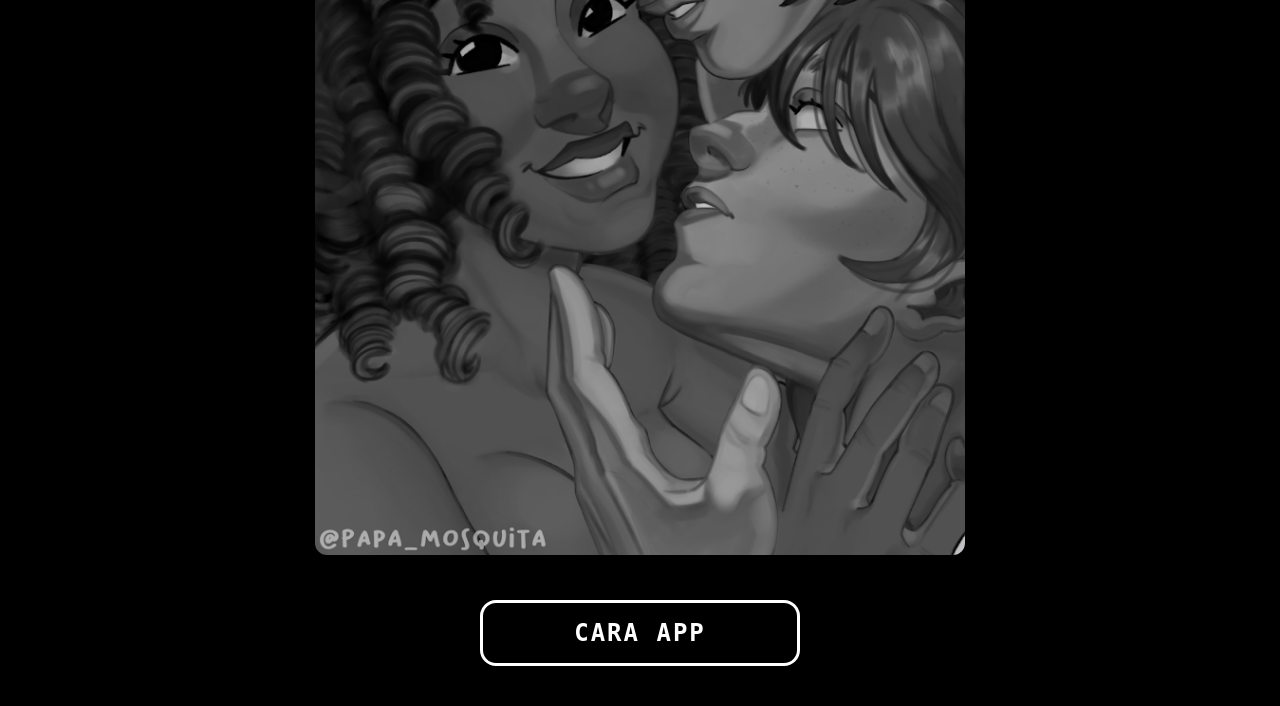
<file: Papa Mosca Site Portifólio/html/portifolio.html>
<!DOCTYPE html>
<html lang="pt-BR">
<head>
  <meta charset="UTF-8">
  <meta name="viewport" content="width=device-width, initial-scale=1.0">
  <title>Portfólio - papa_mosquita</title>
  
  <link rel="stylesheet" type="text/css" href="https://fonts.googleapis.com/css?family=Bubblegum+Sans" />
 
  <link rel="stylesheet" href="../css/portifolio.css">
</head>
<body>

  <main class="portfolio-container">
    <h1 class="portfolio-title">PORTFÓLIO</h1>

    
    <div class="galeria-portfolio">
      <img src="../IMG/trabalho1.jpg" alt="Ilustração 1" class="img-art">
      <img src="../IMG/trabalho2.jpg" alt="Ilustração 2" class="img-art">
      <img src="../IMG/trabalho3.jpg" alt="Ilustração 3" class="img-art">
      <img src="../IMG/trabalho4.png" alt="Ilustração 4" class="img-art">
    </div>

    
    <div class="links-portfolio">
      <a href="https://cara.app/papamosquita" target="_blank" rel="noopener noreferrer" class="cara-btn">
        CARA APP
      </a>
    </div>
  </main>

  <script>
    window.addEventListener('pageshow', function(event) {
      const container = document.querySelector('.container');
      if (container) {
        container.classList.remove('page-exit');
      }
    });


    document.querySelectorAll('a').forEach(link => {
      if (link.target !== '_blank' && link.getAttribute('href') && !link.getAttribute('href').startsWith('#')) {
        link.addEventListener('click', function(e) {
          e.preventDefault();
          const destination = this.href;
          
          const container = document.querySelector('.container');
          if (container) {
            container.classList.add('page-exit');
          }

          setTimeout(() => {
            window.location.href = destination;
          }, 300);
        });
      }
    });
  </script>

</body>
</html>
</file>
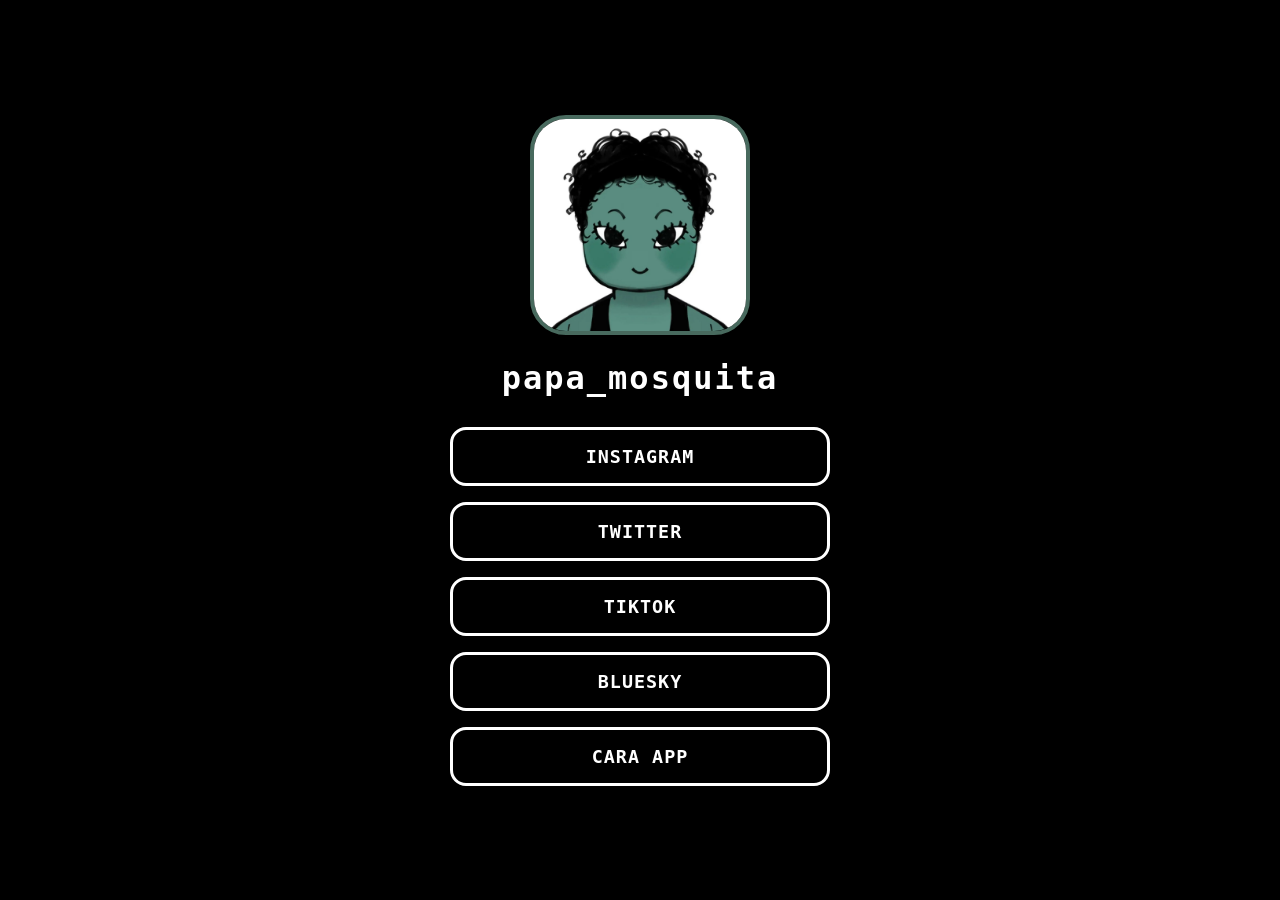
<file: Papa Mosca Site Portifólio/html/redes.html>
<!DOCTYPE html>
<html lang="pt-BR">
<head>
  <meta charset="UTF-8">
  <meta name="viewport" content="width=device-width, initial-scale=1.0">
  <title>Redes Sociais - papa_mosquita</title>

  <link rel="stylesheet" href="../css/style.css"> 
</head>
<body>

  <main class="container">
  
    <a href="secret.html" class="avatar-link" title="Clique em mim!">
      <div class="avatar-container">
        <img src="../IMG/avatar.jpg" alt="PAPA_MOSQUITA Avatar" class="avatar">
      </div>
    </a>

    <h1 class="username">papa_mosquita</h1>

    <div class="links-container">
      <a href="https://www.instagram.com/papa_mosquita/" target="_blank" rel="noopener noreferrer" class="link-btn">INSTAGRAM</a>
      <a href="https://x.com/papa_mosquita" target="_blank" rel="noopener noreferrer" class="link-btn">TWITTER</a>
      <a href="https://www.tiktok.com/@papa_mosquita" target="_blank" rel="noopener noreferrer" class="link-btn">TIKTOK</a>
      <a href="https://bsky.app/profile/papamosca.bsky.social" target="_blank" rel="noopener noreferrer" class="link-btn">BLUESKY</a>
      <a href="https://cara.app/papamosquita" target="_blank" rel="noopener noreferrer" class="link-btn">CARA APP</a>
      
    </div>
  </main>

  <script>
    window.addEventListener('pageshow', function(event) {
      const container = document.querySelector('.container');
      if (container) {
        container.classList.remove('page-exit');
      }
    });

    document.querySelectorAll('a').forEach(link => {
      if (link.target !== '_blank' && link.getAttribute('href') && !link.getAttribute('href').startsWith('#')) {
        link.addEventListener('click', function(e) {
          e.preventDefault();
          const destination = this.href;
          
          const container = document.querySelector('.container');
          if (container) {
            container.classList.add('page-exit');
          }

          setTimeout(() => {
            window.location.href = destination;
          }, 300);
        });
      }
    });
  </script>

</body>
</html>
</file>
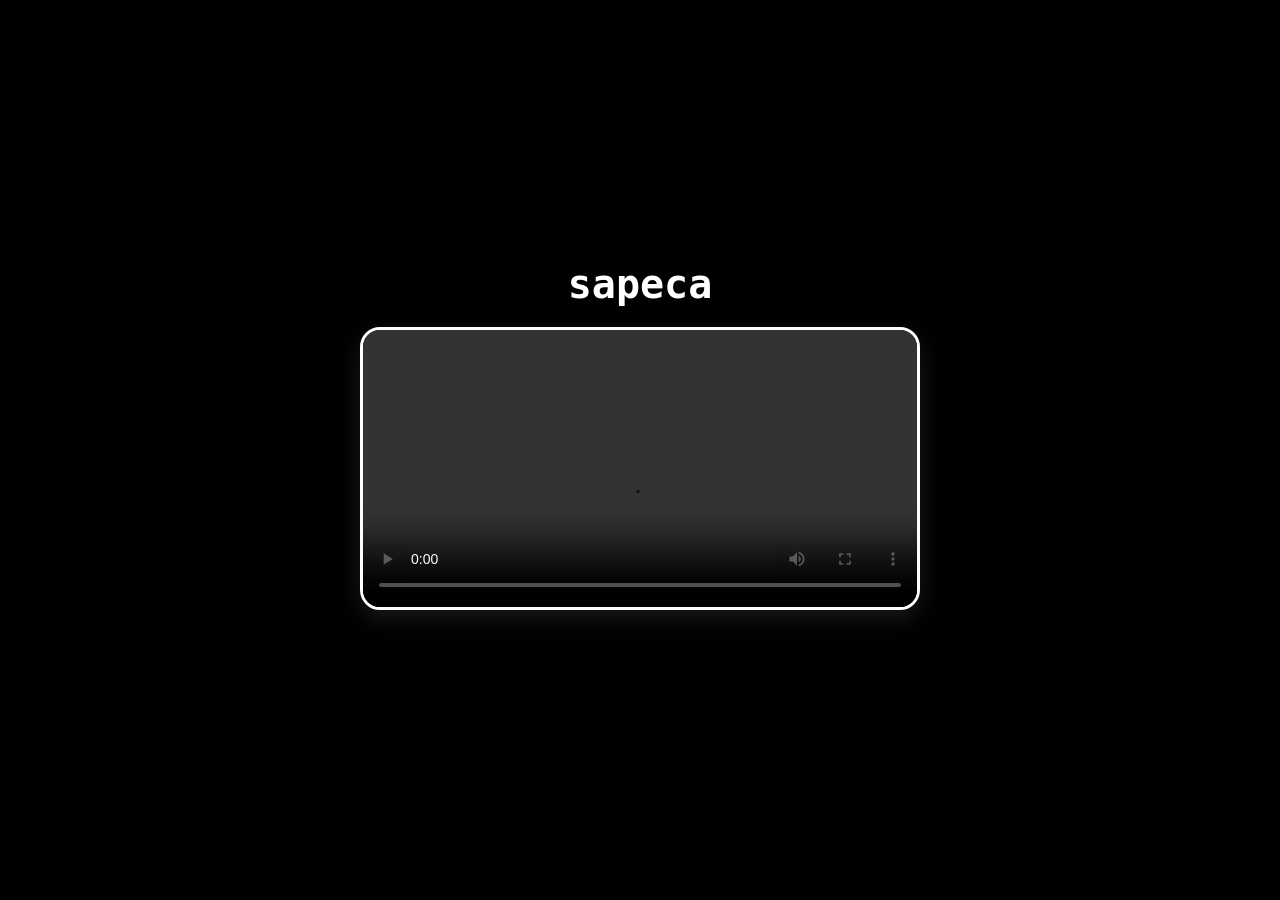
<file: Papa Mosca Site Portifólio/html/secret.html>
<!DOCTYPE html>
<html lang="pt-BR">
<head>
  <meta charset="UTF-8">
  <meta name="viewport" content="width=device-width, initial-scale=1.0">
  <title>Sorpresa! - oaoa_mosquita</title>
  
  <link rel="stylesheet" type="text/css" href="https://fonts.googleapis.com/css?family=Bubblegum+Sans" />
  <link rel="stylesheet" href="../css/style.css">
</head>
<body>

  <main class="secret-container">
    <h1 class="secret-title">sapeca</h1>
    
    <div class="video-wrapper">
      <video controls autoplay loop class="secret-video">
        <source src="../IMG/meu-video.mp4" type="video/mp4">
    
      </video>
    </div>

  </main>

  <script>
    window.addEventListener('pageshow', function(event) {
      const container = document.querySelector('.container');
      if (container) {
        container.classList.remove('page-exit');
      }
    });

    document.querySelectorAll('a').forEach(link => {
      if (link.target !== '_blank' && link.getAttribute('href') && !link.getAttribute('href').startsWith('#')) {
        link.addEventListener('click', function(e) {
          e.preventDefault();
          const destination = this.href;
          
          const container = document.querySelector('.container');
          if (container) {
            container.classList.add('page-exit');
          }

          setTimeout(() => {
            window.location.href = destination;
          }, 300);
        });
      }
    });
  </script>

</body>
</html>
</file>
<file: css/style.css>
* {

  margin: 0;
  padding: 0;
  box-sizing: border-box;
}

@view-transition {
  navigation: auto;
}

body {

  background-color: #000000;
  color: #ffffff;
  font-family: 'Monospace', 'Courier New', monospace;
  display: flex;
  justify-content: center;
  align-items: center;
  min-height: 100vh;
  padding: 20px;

}

.container {

  display: flex;
  flex-direction: column;
  align-items: center;
  width: 100%;
  max-width: 380px;
  text-align: center;

}

.avatar-container {

  width: 220px;
  height: 220px;
  border-radius: 36px;
  border: 4px solid #486a5e; 
  overflow: hidden;
  margin-bottom: 24px;

}

.avatar {

  width: 100%;
  height: 100%;
  object-fit: cover;

}

.username {

  font-size: 2rem;
  font-weight: 800;
  letter-spacing: 2px;
  margin-bottom: 30px;

}

.links-container {
  display: flex;
  flex-direction: column;
  gap: 16px;
  width: 100%;

}

.link-btn {

  display: block;
  width: 100%;
  padding: 16px 20px;
  background-color: #000000;
  color: #ffffff;
  border: 3px solid #ffffff;
  border-radius: 16px;
  font-size: 1.15rem;
  font-weight: bold;
  text-decoration: none;
  letter-spacing: 1px;
  transition: all 0.2s ease-in-out;

}

.link-btn:hover {

  background-color: #ffffff;
  color: #000000;
  transform: scale(1.02);

}

.avatar-link {

  text-decoration: none;
  display: inline-block;
  transition: transform 0.2s ease-in-out;

}

.avatar-link:hover {

  transform: scale(1.05) rotate(2deg); /* Dá um leve giro engraçadinho ao passar o mouse */
  cursor: pointer;

}

.avatar-link:active {

  transform: scale(0.95); /* Encolhe levemente ao clicar */

}

.secret-container {

  display: flex;
  flex-direction: column;
  align-items: center;
  justify-content: center;
  width: 100%;
  max-width: 600px;
  margin: 0 auto;
  text-align: center;
  padding: 20px;

}

.secret-title {

  font-family: 'Monospace', 'Courier New', monospace;
  font-size: 2.5rem;
  color: #ffffff;
  margin-bottom: 20px;

}

.video-wrapper {

  width: 100%;
  border-radius: 20px;
  overflow: hidden;
  border: 3px solid #ffffff;
  background-color: #000;
  box-shadow: 0px 8px 25px rgba(255, 255, 255, 0.1);
  margin-bottom: 30px;

}

.secret-video {

  width: 100%;
  height: auto;
  display: block;

}

.page-exit {
  animation: fadeOutZoom 0.4s ease-in forwards !important;
}

@keyframes fadeOutZoom {
  0% {
    opacity: 1;
    transform: scale(1);
  }
  50% {
    transform: scale(0.95);
  }
  100% {
    opacity: 0;
    transform: scale(1.05);
    filter: blur(4px); /* Dá um leve desfoque chique */
  }
}
</file>
<file: Papa Mosca Site Portifólio/css/style.css>
* {

  margin: 0;
  padding: 0;
  box-sizing: border-box;
}

@view-transition {
  navigation: auto;
}

body {

  background-color: #000000;
  color: #ffffff;
  font-family: 'Monospace', 'Courier New', monospace;
  display: flex;
  justify-content: center;
  align-items: center;
  min-height: 100vh;
  padding: 20px;

}

.container {

  display: flex;
  flex-direction: column;
  align-items: center;
  width: 100%;
  max-width: 380px;
  text-align: center;

}

.avatar-container {

  width: 220px;
  height: 220px;
  border-radius: 36px;
  border: 4px solid #486a5e; 
  overflow: hidden;
  margin-bottom: 24px;

}

.avatar {

  width: 100%;
  height: 100%;
  object-fit: cover;

}

.username {

  font-size: 2rem;
  font-weight: 800;
  letter-spacing: 2px;
  margin-bottom: 30px;

}

.links-container {
  display: flex;
  flex-direction: column;
  gap: 16px;
  width: 100%;

}

.link-btn {

  display: block;
  width: 100%;
  padding: 16px 20px;
  background-color: #000000;
  color: #ffffff;
  border: 3px solid #ffffff;
  border-radius: 16px;
  font-size: 1.15rem;
  font-weight: bold;
  text-decoration: none;
  letter-spacing: 1px;
  transition: all 0.2s ease-in-out;

}

.link-btn:hover {

  background-color: #ffffff;
  color: #000000;
  transform: scale(1.02);

}

.avatar-link {

  text-decoration: none;
  display: inline-block;
  transition: transform 0.2s ease-in-out;

}

.avatar-link:hover {

  transform: scale(1.05) rotate(2deg); /* Dá um leve giro engraçadinho ao passar o mouse */
  cursor: pointer;

}

.avatar-link:active {

  transform: scale(0.95); /* Encolhe levemente ao clicar */

}

.secret-container {

  display: flex;
  flex-direction: column;
  align-items: center;
  justify-content: center;
  width: 100%;
  max-width: 600px;
  margin: 0 auto;
  text-align: center;
  padding: 20px;

}

.secret-title {

  font-family: 'Monospace', 'Courier New', monospace;
  font-size: 2.5rem;
  color: #ffffff;
  margin-bottom: 20px;

}

.video-wrapper {

  width: 100%;
  border-radius: 20px;
  overflow: hidden;
  border: 3px solid #ffffff;
  background-color: #000;
  box-shadow: 0px 8px 25px rgba(255, 255, 255, 0.1);
  margin-bottom: 30px;

}

.secret-video {

  width: 100%;
  height: auto;
  display: block;

}

.page-exit {
  animation: fadeOutZoom 0.4s ease-in forwards !important;
}

@keyframes fadeOutZoom {
  0% {
    opacity: 1;
    transform: scale(1);
  }
  50% {
    transform: scale(0.95);
  }
  100% {
    opacity: 0;
    transform: scale(1.05);
    filter: blur(4px); /* Dá um leve desfoque chique */
  }
}
</file>
<file: css/comissao.css>
/* Resets básicos */
* {
  margin: 0;
  padding: 0;
  box-sizing: border-box;
}

html {
  scroll-behavior: smooth;
  overflow-x: hidden;
}

body {
  background-color: #000000;
  color: #ffffff;
  font-family: 'Platino', serif;
  min-height: 100vh;
}


.header-nav {
  display: flex;
  justify-content: space-between;
  align-items: center;
  padding: 20px 5%;
  border-bottom: 1px solid #1a1a1a;
  background-color: #000000;
  position: sticky;
  top: 0;
  z-index: 10;
}

.logo {
  font-size: 1.8rem;
  color: #72a896;
  display: flex;
  align-items: center;
  gap: 8px;
  letter-spacing: 2px;
}

.star {
  font-size: 1.5rem;
}


.nav-links {
  display: flex;
  gap: 25px;
  filter: grayscale(0%); 
  opacity: 1;
  transform: scale(1.03); 
  cursor: pointer;

}

.nav-links a {
  color: #72a896;
  text-decoration: none;
  font-size: 1.1rem;
  letter-spacing: 1px;
  transition: color 0.2s;
  
}

.nav-links a:hover {
  color: #ffffff;
  transform: translateY(-2px);

}

.nav-links a:hover::after {
  width: 100%;
}

.main-container {
  max-width: 1000px;
  margin: 0 auto;
  padding: 40px 20px;
  max-width: 1000px;
  margin: 0 auto;
  padding: 40px 20px;
  animation: fade-in-entrada 0.8s ease-out 0.1s forwards;
  opacity: 0;
  transform: translateY(20px);
}

@keyframes fade-in-entrada {
  from {
    opacity: 0;
    transform: translateY(20px);
  }
  to {
    opacity: 1;
    transform: translateY(0);
  }
}

/* 1. ETAPAS (PASSO A PASSO) */
.etapas-grid {
  display: grid;
  grid-template-columns: repeat(4, 1fr);
  gap: 20px;
  border-bottom: 1px solid #222;
  padding-bottom: 50px;
  margin-bottom: 50px;
}

.etapa-card {
  border-right: 1px solid #222;
  padding-right: 15px;
}

.etapa-card:last-child {
  border-right: none;
}

.etapa-num {
  font-size: 2rem;
  color: #72a896;
  display: block;
  margin-bottom: 5px;
}

.etapa-titulo {
  font-size: 1.4rem;
  color: #72a896;
  margin-bottom: 12px;
  letter-spacing: 1px;
}

.etapa-card p {
  font-size: 0.95rem;
  line-height: 1.4;
  color: #cccccc;
}

/* 2. TRABALHOS RECENTES */
.secao-trabalhos {
  margin-bottom: 60px;
}

.secao-titulo-verde {
  color: #72a896;
  font-size: 1.8rem;
  letter-spacing: 2px;
  margin-bottom: 30px;
}

.secao-titulo-verde-grande {
  color: #72a896;
  font-size: 3rem;
  letter-spacing: 3px;
  margin-bottom: 30px;
}

.galeria-grid {
  display: grid;
  grid-template-columns: repeat(2, 1fr);
  gap: 20px;
}

.img-grid {
 width: 100%;
  height: auto;
  border-radius: 8px;
  display: block;
  filter: grayscale(100%);
  opacity: 0.85;
  transition: filter 0.4s ease, transform 0.3s ease, opacity 0.3s ease;
}
 .img-grid:hover {
filter: grayscale(0%); 
  opacity: 1;
  transform: scale(1.03); 
  cursor: pointer;
}

/* 3. COMISSÃO / CARDS DE PREÇO */
.secao-precos {
  margin-bottom: 60px;
}

.cards-precos-grid {
  display: grid;
  grid-template-columns: repeat(3, 1fr);
  border: 1px solid #222;
  margin-bottom: 15px;
}

.card-preco {
  border-right: 1px solid #222;
  padding: 25px 20px;
  display: flex;
  flex-direction: column;
  justify-content: space-between;
  position: relative;
  background-color: transparent;
  transition: transform 0.3s ease, border-color 0.3s ease, background-color 0.3s ease, box-shadow 0.3s ease;
}

.card-preco:hover {
  transform: translateY(-6px); 
  background-color: #08120e; 
  border-color: #72a896; 
  box-shadow: 0px 8px 20px rgba(114, 168, 150, 0.2); 
  z-index: 2; 
}

.card-preco:hover .card-num {
  color: #72a896;
}

.card-preco:hover .tag-digital {
  border-color: #72a896;
  color: #ffffff;
}

.card-preco:last-child {
  border-right: none;
}

.card-num {
  font-size: 2rem;
  color: #333;
  display: block;
  margin-bottom: 10px;
}

.card-preco h3 {
  font-size: 1.3rem;
  color: #72a896;
  margin-bottom: 15px;
  letter-spacing: 1px;
}

.card-desc {
  font-size: 0.95rem;
  line-height: 1.4;
  color: #aaaaaa;
  margin-bottom: 20px;
}

.tag-digital {
  display: inline-block;
  border: 1px solid #333;
  padding: 3px 10px;
  font-size: 0.8rem;
  color: #888;
  border-radius: 4px;
  margin-bottom: 30px;
}

.card-rodape {
  border-top: 1px solid #222;
  padding-top: 15px;
  display: flex;
  justify-content: space-between;
  align-items: flex-end;
  font-size: 0.85rem;
}

.card-rodape .label {
  display: block;
  color: #666;
}

.card-rodape strong {
  color: #fff;
}

.valor {
  font-size: 0.9rem;
  color: #fff;
  font-weight: bold;
}

.obs-valores {
  font-size: 0.85rem;
  color: #666;
}

.secao-contato {
  display: flex;
  justify-content: space-between;
  align-items: flex-end;
  margin-top: 60px;
  gap: 30px;
}

.contato-col-esquerda {
  flex: 1;
}

.contato-texto {
  font-size: 1.1rem;
  line-height: 1.4;
  color: #cccccc;
  margin-bottom: 25px;
  max-width: 400px;
}

.contatos-icones {
  display: flex;
  flex-direction: column;
  gap: 15px;
}

.contato-item {
  display: flex;
  align-items: center;
  gap: 15px;
  text-decoration: none;
  color: #72a896;
  font-size: 1.3rem;
  transition: transform 0.2s ease, color 0.2s ease;
}

.contato-item:hover {
  transform: translateX(8px); 
  color: #ffffff;
}

.contato-item img {
  width: 40px;
  height: 40px;
  object-fit: contain;
  transition: transform 0.2s ease;
}

.contato-item:hover img {
  transform: scale(1.1); 
}

.contato-col-direita {
  display: flex;
  align-items: center; 
  gap: 20px;
  position: relative;
}

.balao-fala {
  border: 2px solid #72a896;
  border-radius: 20px;
  padding: 20px;
  width: 280px; 
  font-size: 0.95rem;
  line-height: 1.4;
  color: #72a896;
  position: relative;
  background-color: #000000; 
  flex-shrink: 0; 
  margin-right: -20px;
  margin-left:50px;
  transform: translateX(30px);

}


.balao-fala::after {
  content: '';
  position: absolute;
  right: -15px;
  top: 50%;
  transform: translateY(-50%); 
  border-width: 10px 0 10px 15px;
  border-style: solid;
  border-color: transparent transparent transparent #72a896;
  display: block;
  width: 0;
}

.personagem-contato {
 width: 340px; 
  max-width: 100%;
  height: auto;
  display: block;
  object-fit: contain;
}

/* HOME LINK */
.home-wrapper {
  text-align: center;
  margin-top: 50px;
}

.home-link {
  color: #72a896;
  font-size: 1.6rem;
  text-decoration: underline;
  text-underline-offset: 5px;
}

/* RESPONSIVO PARA CELULAR */
@media (max-width: 768px) {
  .header-nav {
    flex-direction: column;
    gap: 15px;
  }

  .etapas-grid {
    grid-template-columns: 1fr;
  }

  .etapa-card {
    border-right: none;
    border-bottom: 1px solid #222;
    padding-bottom: 15px;
  }

  .galeria-grid {
    grid-template-columns: 1fr;
  }

  .cards-precos-grid {
    grid-template-columns: 1fr;
  }

  .card-preco {
    border-right: none;
    border-bottom: 1px solid #222;
  }

  .secao-contato {
    flex-direction: column;
    align-items: center;
  }

  .contato-col-direita {
    flex-direction: column;
    align-items: center;
  }

  .balao-fala::after {
    display: none;
  }
}
</file>
<file: css/contato.css>
* {
  margin: 0;
  padding: 0;
  box-sizing: border-box;
}

html {
  overflow-x: hidden;
}

body {
  background-color: #000000;
  color: #ffffff;
  font-family: 'monospace', 'Courier New', monospace;
  display: flex;
  justify-content: center;
  align-items: center;
  min-height: 100vh;
  padding: 20px;
}

.contato-container {
  display: flex;
  flex-direction: column;
  align-items: center;
  width: 100%;
  max-width: 420px;
  text-align: center;
  animation: fadeIn 0.6s ease-out;
}

@keyframes fadeIn {
  from { opacity: 0; transform: translateY(15px); }
  to { opacity: 1; transform: translateY(0); }
}

.avatar-container {
  width: 220px;
  height: 220px;
  border-radius: 36px;
  border: 4px solid #486a5e;
  overflow: hidden;
  margin-bottom: 20px;
}

.avatar {
  width: 100%;
  height: 100%;
  object-fit: cover;
}

.avatar-link:hover {
  transform: scale(1.05) rotate(2deg);
  cursor: pointer;
}

.username {
  font-size: 2.2rem;
  letter-spacing: 2px;
  margin-bottom: 35px;
}

.contatos-lista {
  display: flex;
  flex-direction: column;
  gap: 25px;
  width: 100%;
  align-items: flex-start; 
  padding-left: 10px;
}

.contato-row {
  display: flex;
  align-items: center;
  gap: 18px;
  text-decoration: none;
  color: #ffffff;
  transition: transform 0.2s ease, opacity 0.2s ease;
}

.contato-row:hover {
  transform: translateX(8px); 
  opacity: 0.9;
}


.contato-icon {
  width: 55px;
  height: 55px;
  object-fit: contain;
  flex-shrink: 0;
}

.contato-text {
  font-size: 1.35rem;
  letter-spacing: 1.5px;
  text-transform: uppercase;
  word-break: break-all;
}

.home-link {
  color: #8bb5a6;
  font-size: 1.6rem;
  text-decoration: underline;
  text-underline-offset: 5px;
  margin-top: 20px;
  align-self: center; 
  transition: opacity 0.2s;
}

.home-link:hover {
  opacity: 0.8;
}
</file>
<file: css/portifolio.css>
* {
  margin: 0;
  padding: 0;
  box-sizing: border-box;
}

html {
  overflow-x: hidden;
}

body {
  background-color: #000000;
  color: #ffffff;
  font-family: 'monospace', 'Courier New', monospace;
  display: flex;
  justify-content: center;
  align-items: center;
  min-height: 100vh;
  padding: 40px 20px;



.portfolio-container {
  display: flex;
  flex-direction: column;
  align-items: center;
  width: 100%;
  max-width: 650px; 
  text-align: center;
  

  animation: entradaSuave 0.8s ease-out forwards;
}


@keyframes entradaSuave {
  from {
    opacity: 0;
    transform: translateY(25px);
  }
  to {
    opacity: 1;
    transform: translateY(0);
  }
}


.portfolio-title {
  font-size: 3rem;
  letter-spacing: 3px;
  margin-bottom: 35px;
}


.galeria-portfolio {
  display: flex;
  flex-direction: column;
  gap: 35px;
  width: 100%;
  margin-bottom: 45px;
}

.img-art {
  width: 100%;
  height: auto;
  border-radius: 12px;
  display: block;
  object-fit: contain;
  transition: transform 0.3s ease;
}


.img-art:hover {
  transform: scale(1.02);
}


.links-portfolio {
  display: flex;
  flex-direction: column;
  align-items: center;
  gap: 20px;
  width: 100%;
}

.cara-btn {
  display: block;
  width: 100%;
  max-width: 320px;
  padding: 16px 20px;
  background-color: #000000;
  color: #ffffff;
  border: 3px solid #ffffff;
  border-radius: 16px;
  font-size: 1.5rem;
  font-weight: bold;
  text-decoration: none;
  letter-spacing: 2px;
  text-align: center;
  transition: all 0.2s ease-in-out;
}

.cara-btn:hover {
  background-color: #ffffff;
  color: #000000;
  transform: scale(1.04);
}

.home-link {
  color: #8bb5a6;
  font-size: 1.6rem;
  text-decoration: underline;
  text-underline-offset: 5px;
  margin-top: 10px;
  transition: opacity 0.2s;
}

.home-link:hover {
  opacity: 0.8;
}

@view-transition {
  navigation: auto;
}}
</file>
<file: Papa Mosca Site Portifólio/css/comissao.css>
/* Resets básicos */
* {
  margin: 0;
  padding: 0;
  box-sizing: border-box;
}

html {
  scroll-behavior: smooth;
  overflow-x: hidden;
}

body {
  background-color: #000000;
  color: #ffffff;
  font-family: 'Platino', serif;
  min-height: 100vh;
}


.header-nav {
  display: flex;
  justify-content: space-between;
  align-items: center;
  padding: 20px 5%;
  border-bottom: 1px solid #1a1a1a;
  background-color: #000000;
  position: sticky;
  top: 0;
  z-index: 10;
}

.logo {
  font-size: 1.8rem;
  color: #72a896;
  display: flex;
  align-items: center;
  gap: 8px;
  letter-spacing: 2px;
}

.star {
  font-size: 1.5rem;
}


.nav-links {
  display: flex;
  gap: 25px;
  filter: grayscale(0%); 
  opacity: 1;
  transform: scale(1.03); 
  cursor: pointer;

}

.nav-links a {
  color: #72a896;
  text-decoration: none;
  font-size: 1.1rem;
  letter-spacing: 1px;
  transition: color 0.2s;
  
}

.nav-links a:hover {
  color: #ffffff;
  transform: translateY(-2px);

}

.nav-links a:hover::after {
  width: 100%;
}

.main-container {
  max-width: 1000px;
  margin: 0 auto;
  padding: 40px 20px;
  max-width: 1000px;
  margin: 0 auto;
  padding: 40px 20px;
  animation: fade-in-entrada 0.8s ease-out 0.1s forwards;
  opacity: 0;
  transform: translateY(20px);
}

@keyframes fade-in-entrada {
  from {
    opacity: 0;
    transform: translateY(20px);
  }
  to {
    opacity: 1;
    transform: translateY(0);
  }
}

/* 1. ETAPAS (PASSO A PASSO) */
.etapas-grid {
  display: grid;
  grid-template-columns: repeat(4, 1fr);
  gap: 20px;
  border-bottom: 1px solid #222;
  padding-bottom: 50px;
  margin-bottom: 50px;
}

.etapa-card {
  border-right: 1px solid #222;
  padding-right: 15px;
}

.etapa-card:last-child {
  border-right: none;
}

.etapa-num {
  font-size: 2rem;
  color: #72a896;
  display: block;
  margin-bottom: 5px;
}

.etapa-titulo {
  font-size: 1.4rem;
  color: #72a896;
  margin-bottom: 12px;
  letter-spacing: 1px;
}

.etapa-card p {
  font-size: 0.95rem;
  line-height: 1.4;
  color: #cccccc;
}

/* 2. TRABALHOS RECENTES */
.secao-trabalhos {
  margin-bottom: 60px;
}

.secao-titulo-verde {
  color: #72a896;
  font-size: 1.8rem;
  letter-spacing: 2px;
  margin-bottom: 30px;
}

.secao-titulo-verde-grande {
  color: #72a896;
  font-size: 3rem;
  letter-spacing: 3px;
  margin-bottom: 30px;
}

.galeria-grid {
  display: grid;
  grid-template-columns: repeat(2, 1fr);
  gap: 20px;
}

.img-grid {
 width: 100%;
  height: auto;
  border-radius: 8px;
  display: block;
  filter: grayscale(100%);
  opacity: 0.85;
  transition: filter 0.4s ease, transform 0.3s ease, opacity 0.3s ease;
}
 .img-grid:hover {
filter: grayscale(0%); 
  opacity: 1;
  transform: scale(1.03); 
  cursor: pointer;
}

/* 3. COMISSÃO / CARDS DE PREÇO */
.secao-precos {
  margin-bottom: 60px;
}

.cards-precos-grid {
  display: grid;
  grid-template-columns: repeat(3, 1fr);
  border: 1px solid #222;
  margin-bottom: 15px;
}

.card-preco {
  border-right: 1px solid #222;
  padding: 25px 20px;
  display: flex;
  flex-direction: column;
  justify-content: space-between;
  position: relative;
  background-color: transparent;
  transition: transform 0.3s ease, border-color 0.3s ease, background-color 0.3s ease, box-shadow 0.3s ease;
}

.card-preco:hover {
  transform: translateY(-6px); 
  background-color: #08120e; 
  border-color: #72a896; 
  box-shadow: 0px 8px 20px rgba(114, 168, 150, 0.2); 
  z-index: 2; 
}

.card-preco:hover .card-num {
  color: #72a896;
}

.card-preco:hover .tag-digital {
  border-color: #72a896;
  color: #ffffff;
}

.card-preco:last-child {
  border-right: none;
}

.card-num {
  font-size: 2rem;
  color: #333;
  display: block;
  margin-bottom: 10px;
}

.card-preco h3 {
  font-size: 1.3rem;
  color: #72a896;
  margin-bottom: 15px;
  letter-spacing: 1px;
}

.card-desc {
  font-size: 0.95rem;
  line-height: 1.4;
  color: #aaaaaa;
  margin-bottom: 20px;
}

.tag-digital {
  display: inline-block;
  border: 1px solid #333;
  padding: 3px 10px;
  font-size: 0.8rem;
  color: #888;
  border-radius: 4px;
  margin-bottom: 30px;
}

.card-rodape {
  border-top: 1px solid #222;
  padding-top: 15px;
  display: flex;
  justify-content: space-between;
  align-items: flex-end;
  font-size: 0.85rem;
}

.card-rodape .label {
  display: block;
  color: #666;
}

.card-rodape strong {
  color: #fff;
}

.valor {
  font-size: 0.9rem;
  color: #fff;
  font-weight: bold;
}

.obs-valores {
  font-size: 0.85rem;
  color: #666;
}

.secao-contato {
  display: flex;
  justify-content: space-between;
  align-items: flex-end;
  margin-top: 60px;
  gap: 30px;
}

.contato-col-esquerda {
  flex: 1;
}

.contato-texto {
  font-size: 1.1rem;
  line-height: 1.4;
  color: #cccccc;
  margin-bottom: 25px;
  max-width: 400px;
}

.contatos-icones {
  display: flex;
  flex-direction: column;
  gap: 15px;
}

.contato-item {
  display: flex;
  align-items: center;
  gap: 15px;
  text-decoration: none;
  color: #72a896;
  font-size: 1.3rem;
  transition: transform 0.2s ease, color 0.2s ease;
}

.contato-item:hover {
  transform: translateX(8px); 
  color: #ffffff;
}

.contato-item img {
  width: 40px;
  height: 40px;
  object-fit: contain;
  transition: transform 0.2s ease;
}

.contato-item:hover img {
  transform: scale(1.1); 
}

.contato-col-direita {
  display: flex;
  align-items: center; 
  gap: 20px;
  position: relative;
}

.balao-fala {
  border: 2px solid #72a896;
  border-radius: 20px;
  padding: 20px;
  width: 280px; 
  font-size: 0.95rem;
  line-height: 1.4;
  color: #72a896;
  position: relative;
  background-color: #000000; 
  flex-shrink: 0; 
  margin-right: -20px;
  margin-left:50px;
  transform: translateX(30px);

}


.balao-fala::after {
  content: '';
  position: absolute;
  right: -15px;
  top: 50%;
  transform: translateY(-50%); 
  border-width: 10px 0 10px 15px;
  border-style: solid;
  border-color: transparent transparent transparent #72a896;
  display: block;
  width: 0;
}

.personagem-contato {
 width: 340px; 
  max-width: 100%;
  height: auto;
  display: block;
  object-fit: contain;
}

/* HOME LINK */
.home-wrapper {
  text-align: center;
  margin-top: 50px;
}

.home-link {
  color: #72a896;
  font-size: 1.6rem;
  text-decoration: underline;
  text-underline-offset: 5px;
}

/* RESPONSIVO PARA CELULAR */
@media (max-width: 768px) {
  .header-nav {
    flex-direction: column;
    gap: 15px;
  }

  .etapas-grid {
    grid-template-columns: 1fr;
  }

  .etapa-card {
    border-right: none;
    border-bottom: 1px solid #222;
    padding-bottom: 15px;
  }

  .galeria-grid {
    grid-template-columns: 1fr;
  }

  .cards-precos-grid {
    grid-template-columns: 1fr;
  }

  .card-preco {
    border-right: none;
    border-bottom: 1px solid #222;
  }

  .secao-contato {
    flex-direction: column;
    align-items: center;
  }

  .contato-col-direita {
    flex-direction: column;
    align-items: center;
  }

  .balao-fala::after {
    display: none;
  }
}
</file>
<file: Papa Mosca Site Portifólio/css/contato.css>
* {
  margin: 0;
  padding: 0;
  box-sizing: border-box;
}

html {
  overflow-x: hidden;
}

body {
  background-color: #000000;
  color: #ffffff;
  font-family: 'monospace', 'Courier New', monospace;
  display: flex;
  justify-content: center;
  align-items: center;
  min-height: 100vh;
  padding: 20px;
}

.contato-container {
  display: flex;
  flex-direction: column;
  align-items: center;
  width: 100%;
  max-width: 420px;
  text-align: center;
  animation: fadeIn 0.6s ease-out;
}

@keyframes fadeIn {
  from { opacity: 0; transform: translateY(15px); }
  to { opacity: 1; transform: translateY(0); }
}

.avatar-container {
  width: 220px;
  height: 220px;
  border-radius: 36px;
  border: 4px solid #486a5e;
  overflow: hidden;
  margin-bottom: 20px;
}

.avatar {
  width: 100%;
  height: 100%;
  object-fit: cover;
}

.avatar-link:hover {
  transform: scale(1.05) rotate(2deg);
  cursor: pointer;
}

.username {
  font-size: 2.2rem;
  letter-spacing: 2px;
  margin-bottom: 35px;
}

.contatos-lista {
  display: flex;
  flex-direction: column;
  gap: 25px;
  width: 100%;
  align-items: flex-start; 
  padding-left: 10px;
}

.contato-row {
  display: flex;
  align-items: center;
  gap: 18px;
  text-decoration: none;
  color: #ffffff;
  transition: transform 0.2s ease, opacity 0.2s ease;
}

.contato-row:hover {
  transform: translateX(8px); 
  opacity: 0.9;
}


.contato-icon {
  width: 55px;
  height: 55px;
  object-fit: contain;
  flex-shrink: 0;
}

.contato-text {
  font-size: 1.35rem;
  letter-spacing: 1.5px;
  text-transform: uppercase;
  word-break: break-all;
}

.home-link {
  color: #8bb5a6;
  font-size: 1.6rem;
  text-decoration: underline;
  text-underline-offset: 5px;
  margin-top: 20px;
  align-self: center; 
  transition: opacity 0.2s;
}

.home-link:hover {
  opacity: 0.8;
}
</file>
<file: Papa Mosca Site Portifólio/css/portifolio.css>
* {
  margin: 0;
  padding: 0;
  box-sizing: border-box;
}

html {
  overflow-x: hidden;
}

body {
  background-color: #000000;
  color: #ffffff;
  font-family: 'monospace', 'Courier New', monospace;
  display: flex;
  justify-content: center;
  align-items: center;
  min-height: 100vh;
  padding: 40px 20px;



.portfolio-container {
  display: flex;
  flex-direction: column;
  align-items: center;
  width: 100%;
  max-width: 650px; 
  text-align: center;
  

  animation: entradaSuave 0.8s ease-out forwards;
}


@keyframes entradaSuave {
  from {
    opacity: 0;
    transform: translateY(25px);
  }
  to {
    opacity: 1;
    transform: translateY(0);
  }
}


.portfolio-title {
  font-size: 3rem;
  letter-spacing: 3px;
  margin-bottom: 35px;
}


.galeria-portfolio {
  display: flex;
  flex-direction: column;
  gap: 35px;
  width: 100%;
  margin-bottom: 45px;
}

.img-art {
  width: 100%;
  height: auto;
  border-radius: 12px;
  display: block;
  object-fit: contain;
  transition: transform 0.3s ease;
}


.img-art:hover {
  transform: scale(1.02);
}


.links-portfolio {
  display: flex;
  flex-direction: column;
  align-items: center;
  gap: 20px;
  width: 100%;
}

.cara-btn {
  display: block;
  width: 100%;
  max-width: 320px;
  padding: 16px 20px;
  background-color: #000000;
  color: #ffffff;
  border: 3px solid #ffffff;
  border-radius: 16px;
  font-size: 1.5rem;
  font-weight: bold;
  text-decoration: none;
  letter-spacing: 2px;
  text-align: center;
  transition: all 0.2s ease-in-out;
}

.cara-btn:hover {
  background-color: #ffffff;
  color: #000000;
  transform: scale(1.04);
}

.home-link {
  color: #8bb5a6;
  font-size: 1.6rem;
  text-decoration: underline;
  text-underline-offset: 5px;
  margin-top: 10px;
  transition: opacity 0.2s;
}

.home-link:hover {
  opacity: 0.8;
}

@view-transition {
  navigation: auto;
}}
</file>
